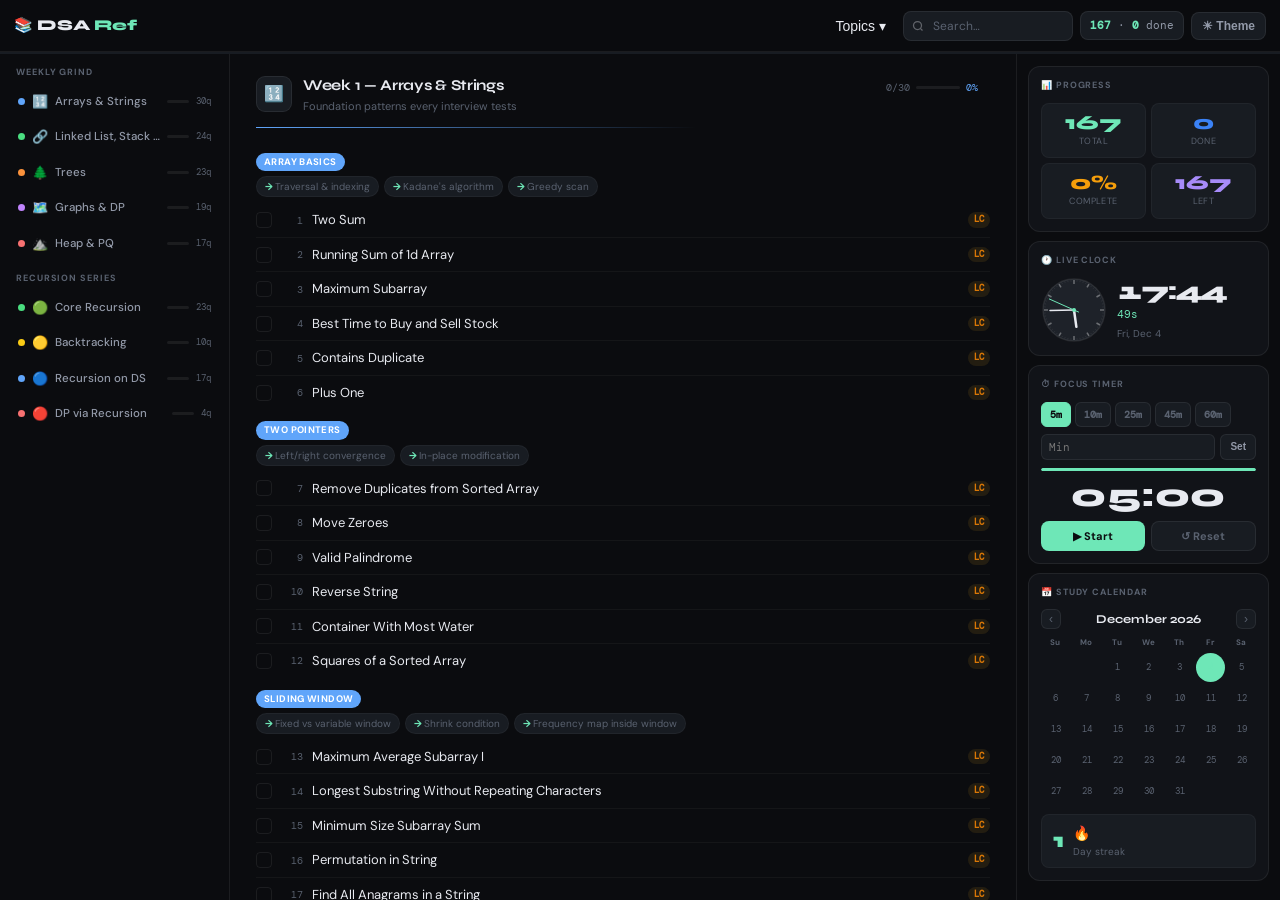
<file: index.html>
<!DOCTYPE html>
<html lang="en">
<head>
<meta charset="UTF-8"/>
<meta name="viewport" content="width=device-width, initial-scale=1.0, maximum-scale=1.0"/>
<title>DSA — Complete Problem Reference</title>
<link href="https://fonts.googleapis.com/css2?family=DM+Mono:wght@300;400;500&family=Syne:wght@400;600;700;800&family=DM+Sans:ital,wght@0,300;0,400;0,500;1,300&display=swap" rel="stylesheet"/>
<style>
:root{
  --bg:#0b0c0f;--bg2:#111318;--bg3:#181c22;--bg4:#1e2229;
  --bd:rgba(255,255,255,.07);--bd2:rgba(255,255,255,.04);
  --tx:#e8eaf0;--tx2:#9299a8;--tx3:#5a6270;
  --ac:#6ee7b7;--ac2:#3b82f6;--ac3:#f59e0b;--ac4:#a78bfa;--ac5:#f87171;
  --w1:#60a5fa;--w2:#4ade80;--w3:#fb923c;--w4:#c084fc;--w5:#f87171;
  --r1:#4ade80;--r2:#facc15;--r3:#60a5fa;--r4:#f87171;
  --hh:52px;--bnh:56px;
}
body.light{
  --bg:#f5f5f7;--bg2:#ececee;--bg3:#e4e4e8;--bg4:#dadadf;
  --bd:rgba(0,0,0,.08);--bd2:rgba(0,0,0,.04);
  --tx:#1a1a2e;--tx2:#5a5a72;--tx3:#9898a8;
  --ac:#059669;--ac2:#2563eb;--ac3:#d97706;--ac4:#7c3aed;--ac5:#dc2626;
  --w1:#2563eb;--w2:#16a34a;--w3:#ea580c;--w4:#7c3aed;--w5:#dc2626;
  --r1:#16a34a;--r2:#ca8a04;--r3:#2563eb;--r4:#dc2626;
}
*,*::before,*::after{margin:0;padding:0;box-sizing:border-box;}
html,body{height:100%;}
body{font-family:'DM Sans',system-ui,sans-serif;background:var(--bg);color:var(--tx);-webkit-font-smoothing:antialiased;line-height:1.5;overflow:hidden;}
::-webkit-scrollbar{width:3px;height:3px;}
::-webkit-scrollbar-track{background:transparent;}
::-webkit-scrollbar-thumb{background:var(--bd);border-radius:3px;}
*{scrollbar-width:thin;scrollbar-color:var(--bd) transparent;}

/* ── HEADER ── */
header{position:fixed;top:0;left:0;right:0;z-index:400;height:var(--hh);background:rgba(11,12,15,.92);backdrop-filter:blur(24px);border-bottom:1px solid var(--bd);display:flex;align-items:center;}
body.light header{background:rgba(245,245,247,.92);}
.hdr{width:100%;padding:0 14px;display:flex;align-items:center;gap:8px;}
.logo{font-family:'Syne',sans-serif;font-size:15px;font-weight:800;letter-spacing:-.02em;white-space:nowrap;}
.logo span{color:var(--ac);}
.hdr-r{display:flex;align-items:center;gap:7px;margin-left:auto;}
.sw-box{position:relative;}
.sw-box svg{position:absolute;left:9px;top:50%;transform:translateY(-50%);opacity:.35;pointer-events:none;}
#si{background:var(--bg3);border:1px solid var(--bd);border-radius:8px;padding:6px 10px 6px 29px;font-size:12px;font-family:'DM Sans',sans-serif;color:var(--tx);width:170px;outline:none;transition:border-color .2s,width .2s;}
#si:focus{border-color:var(--ac);width:210px;}
#si::placeholder{color:var(--tx3);}
.chip{background:var(--bg3);border:1px solid var(--bd);border-radius:8px;padding:5px 9px;font-size:11px;font-family:'DM Mono',monospace;color:var(--tx2);white-space:nowrap;}
.chip b{color:var(--ac);}
.ibtn{background:var(--bg3);border:1px solid var(--bd);border-radius:8px;padding:6px 10px;font-size:12px;font-weight:600;color:var(--tx2);cursor:pointer;transition:all .15s;white-space:nowrap;}
.ibtn:hover{border-color:var(--ac);color:var(--ac);}
.menu-btn{display:none;}

/* global progress */
.gbar{position:fixed;top:var(--hh);left:0;right:0;z-index:399;height:2px;background:var(--bg3);}
.gbar-fill{height:100%;background:linear-gradient(90deg,var(--ac),var(--ac2));transition:width .4s;width:0%;}

/* ── SHELL ── */
.shell{display:grid;grid-template-columns:230px 1fr 264px;height:100vh;padding-top:calc(var(--hh) + 2px);}

/* ── LEFT ── */
.lp{border-right:1px solid var(--bd);overflow-y:auto;padding:12px 10px;}
.nsec{font-size:9px;font-weight:700;letter-spacing:.1em;text-transform:uppercase;color:var(--tx3);padding:0 6px;margin-bottom:5px;margin-top:12px;}
.nsec:first-child{margin-top:0;}
.npill{display:flex;align-items:center;gap:7px;padding:7px 8px;border-radius:8px;cursor:pointer;transition:background .12s;margin-bottom:2px;}
.npill:hover{background:var(--bg3);}
.npill.active{background:var(--bg4);}
.ndot{width:7px;height:7px;border-radius:50%;flex-shrink:0;}
.nicon{font-size:13px;flex-shrink:0;}
.nlbl{font-size:11.5px;font-weight:500;color:var(--tx2);flex:1;white-space:nowrap;overflow:hidden;text-overflow:ellipsis;transition:color .12s;}
.npill:hover .nlbl,.npill.active .nlbl{color:var(--tx);}
.nprog{width:22px;height:3px;background:var(--bd);border-radius:3px;overflow:hidden;flex-shrink:0;}
.nprogb{height:100%;border-radius:3px;transition:width .3s;width:0%;}
.nct{font-size:9px;font-family:'DM Mono',monospace;color:var(--tx3);}

/* ── MAIN ── */
.mp{overflow-y:auto;padding:22px 26px 60px;}
#nores{display:none;text-align:center;padding:80px 0;font-size:14px;color:var(--tx3);}

/* topic block */
.tblock{margin-bottom:50px;}
.tbhdr{display:flex;align-items:flex-start;gap:11px;padding-bottom:14px;margin-bottom:16px;position:relative;}
.tbhdr::after{content:'';position:absolute;bottom:0;left:0;right:0;height:1px;background:linear-gradient(90deg,var(--accent-c) 0%,transparent 60%);}
.tbicon{width:36px;height:36px;border-radius:9px;flex-shrink:0;display:flex;align-items:center;justify-content:center;font-size:16px;background:var(--bg3);border:1px solid var(--bd);}
.tbmeta{flex:1;min-width:0;}
.tbtitle{font-family:'Syne',sans-serif;font-size:15px;font-weight:700;letter-spacing:-.02em;color:var(--tx);line-height:1.3;}
.tbsub{font-size:11px;color:var(--tx3);margin-top:2px;}
.tbstats{display:flex;align-items:center;gap:6px;flex-shrink:0;margin-top:4px;}
.tbtot{font-family:'DM Mono',monospace;font-size:10px;color:var(--tx3);}
.tbprog{width:44px;height:3px;background:var(--bd);border-radius:3px;overflow:hidden;}
.tbprogb{height:100%;border-radius:3px;transition:width .4s;}
.tbpct{font-family:'DM Mono',monospace;font-size:10px;min-width:24px;}

/* cat */
.catblock{margin-bottom:3px;}
.cathdr{display:flex;align-items:center;gap:7px;padding:9px 0 5px;flex-wrap:wrap;}
.catbadge{font-size:9.5px;font-weight:700;letter-spacing:.04em;text-transform:uppercase;padding:2px 8px;border-radius:20px;color:#fff;flex-shrink:0;}
.cattag{font-size:9px;font-weight:600;letter-spacing:.05em;padding:2px 7px;border-radius:20px;border:1px solid var(--bd);color:var(--tx3);}
.catlearn{display:flex;gap:5px;flex-wrap:wrap;padding:0 0 6px;}
.lpill{font-size:10px;color:var(--tx3);background:var(--bg3);border:1px solid var(--bd2);border-radius:20px;padding:2px 8px;}
.lpill::before{content:'→ ';color:var(--ac);font-weight:700;}

/* prob row */
.prow{display:flex;align-items:center;gap:9px;padding:7px 0;border-bottom:1px solid var(--bd2);transition:background .12s;}
.prow:last-child{border-bottom:none;}
.prow:hover{background:rgba(255,255,255,.016);}
body.light .prow:hover{background:rgba(0,0,0,.022);}
.prow.done .ptitle{opacity:.37;text-decoration:line-through;text-decoration-color:var(--tx3);}
.prow.done .ptitle a{color:var(--tx3);}
.prow.hidden{display:none;}
.pcheck{width:16px;height:16px;border-radius:4px;border:1.5px solid var(--bd);background:transparent;cursor:pointer;flex-shrink:0;-webkit-appearance:none;appearance:none;position:relative;transition:all .15s;}
.pcheck:hover{border-color:var(--ac);}
.pcheck:checked{background:var(--ac);border-color:var(--ac);}
.pcheck:checked::after{content:'';position:absolute;width:4px;height:7px;border-right:1.5px solid var(--bg);border-bottom:1.5px solid var(--bg);transform:rotate(45deg) translateY(-1px);left:4px;top:1px;}
.pnum{font-family:'DM Mono',monospace;font-size:10px;color:var(--tx3);min-width:22px;text-align:right;flex-shrink:0;}
.ptitle{flex:1;font-size:13px;color:var(--tx);}
.ptitle a{color:var(--tx);text-decoration:none;transition:color .12s;}
.ptitle a:hover{color:var(--ac);}
.pbadge{font-size:9px;font-weight:700;padding:1px 6px;border-radius:20px;flex-shrink:0;font-family:'DM Mono',monospace;}
.blc{background:rgba(251,191,36,.1);color:#d97706;}
.bcustom{background:rgba(96,165,250,.1);color:#60a5fa;}
.bgfg{background:rgba(74,222,128,.1);color:#22c55e;}
.noday{padding:7px 0;font-size:11px;font-style:italic;color:var(--tx3);}

/* ── RIGHT ── */
.rp{border-left:1px solid var(--bd);overflow-y:auto;padding:12px 11px;}
.sw{background:var(--bg2);border:1px solid var(--bd);border-radius:12px;padding:12px;margin-bottom:9px;}
.swt{font-size:9px;font-weight:700;letter-spacing:.1em;text-transform:uppercase;color:var(--tx3);margin-bottom:10px;}
/* stats */
.sgrid{display:grid;grid-template-columns:1fr 1fr;gap:5px;}
.scard{background:var(--bg3);border:1px solid var(--bd2);border-radius:8px;padding:9px;text-align:center;}
.snum{font-family:'Syne',sans-serif;font-size:20px;font-weight:800;line-height:1;}
.slbl{font-size:9px;color:var(--tx3);margin-top:2px;text-transform:uppercase;letter-spacing:.05em;}
/* clock */
.clklayout{display:flex;gap:10px;align-items:center;}
.clkdig{flex:1;}
.clktime{font-family:'Syne',sans-serif;font-size:25px;font-weight:800;letter-spacing:-.03em;line-height:1;color:var(--tx);font-variant-numeric:tabular-nums;}
.clksec{font-family:'DM Mono',monospace;font-size:11px;color:var(--ac);margin-top:2px;}
.clkdate{font-size:10px;color:var(--tx3);margin-top:3px;}
/* timer */
.tpre-row{display:flex;gap:4px;flex-wrap:wrap;margin-bottom:7px;}
.tpre{background:var(--bg3);border:1px solid var(--bd);border-radius:6px;padding:4px 8px;font-size:10px;font-weight:700;font-family:'DM Mono',monospace;color:var(--tx3);cursor:pointer;transition:all .15s;}
.tpre:hover{border-color:var(--ac);color:var(--ac);}
.tpre.on{background:var(--ac);border-color:var(--ac);color:var(--bg);}
.cstm{display:flex;gap:5px;margin-bottom:8px;}
.cstm input{flex:1;background:var(--bg3);border:1px solid var(--bd);border-radius:6px;padding:5px 7px;font-size:11px;font-family:'DM Mono',monospace;color:var(--tx);outline:none;min-width:0;}
.cstm input:focus{border-color:var(--ac);}
.cstm button{background:var(--bg3);border:1px solid var(--bd);border-radius:6px;padding:5px 9px;font-size:10px;font-weight:700;color:var(--tx2);cursor:pointer;transition:all .15s;}
.cstm button:hover{border-color:var(--ac);color:var(--ac);}
.tprog{height:3px;background:var(--bd);border-radius:3px;overflow:hidden;margin-bottom:8px;}
.tbar{height:100%;border-radius:3px;transition:width .9s linear,background .3s;}
.tdisp{font-family:'Syne',sans-serif;font-size:33px;font-weight:800;text-align:center;letter-spacing:.02em;font-variant-numeric:tabular-nums;margin-bottom:9px;color:var(--tx);line-height:1;transition:color .3s;}
.tdisp.run{color:var(--ac);}
.tdisp.pau{color:var(--ac3);}
.tdisp.fin{color:var(--ac5);animation:pulse .6s infinite alternate;}
@keyframes pulse{from{opacity:1}to{opacity:.3}}
.tbtns{display:flex;gap:6px;}
.tb{flex:1;padding:7px 0;border:none;border-radius:8px;font-size:11px;font-weight:700;font-family:'DM Sans',sans-serif;cursor:pointer;transition:opacity .15s;}
.tb:hover{opacity:.85;}
.tb.go{background:var(--ac);color:var(--bg);}
.tb.pau{background:var(--ac3);color:var(--bg);}
.tb.rst{background:var(--bg3);color:var(--tx3);border:1px solid var(--bd);}
/* calendar */
.calnav{display:flex;align-items:center;justify-content:space-between;margin-bottom:7px;}
.calnlbl{font-family:'Syne',sans-serif;font-size:12px;font-weight:700;}
.calnbtn{background:var(--bg3);border:1px solid var(--bd);border-radius:6px;padding:2px 7px;color:var(--tx3);cursor:pointer;font-size:12px;transition:all .15s;}
.calnbtn:hover{border-color:var(--ac);color:var(--ac);}
.calgrid{display:grid;grid-template-columns:repeat(7,1fr);gap:2px;}
.calwd{font-size:8px;font-weight:700;color:var(--tx3);text-align:center;padding-bottom:3px;letter-spacing:.04em;}
.calday{aspect-ratio:1;display:flex;align-items:center;justify-content:center;border-radius:6px;font-size:9px;font-family:'DM Mono',monospace;color:var(--tx3);cursor:pointer;transition:all .12s;}
.calday:hover{background:var(--bg3);color:var(--tx);}
.calday.today{background:var(--ac);color:var(--bg);font-weight:700;border-radius:50%;}
.calday.done{color:var(--ac);border:1px solid rgba(110,231,183,.3);border-radius:50%;}
.calday.done.today{border:none;}
.strk{display:flex;align-items:center;gap:9px;background:var(--bg3);border-radius:8px;padding:8px 11px;margin-top:8px;border:1px solid var(--bd2);}
.strkn{font-family:'Syne',sans-serif;font-size:21px;font-weight:800;color:var(--ac);}
.strklbl{font-size:10px;color:var(--tx3);}

/* ── MOBILE DRAWER OVERLAY ── */
.overlay{display:none;position:fixed;inset:0;z-index:500;background:rgba(0,0,0,.55);backdrop-filter:blur(4px);opacity:0;transition:opacity .25s;}
.overlay.open{opacity:1;}
.drawer{position:fixed;top:0;bottom:0;z-index:501;width:min(290px,88vw);overflow-y:auto;background:var(--bg2);border-right:1px solid var(--bd);padding:var(--hh) 0 calc(var(--bnh)+8px);transform:translateX(-100%);transition:transform .28s cubic-bezier(.4,0,.2,1);}
.drawer.right{left:auto;right:0;border-right:none;border-left:1px solid var(--bd);transform:translateX(100%);}
.drawer.open{transform:translateX(0);}
.drawer-in{padding:13px 11px;}

/* ── BOTTOM NAV ── */
.bnav{display:none;position:fixed;bottom:0;left:0;right:0;z-index:450;height:var(--bnh);background:rgba(11,12,15,.96);backdrop-filter:blur(20px);border-top:1px solid var(--bd);align-items:center;}
body.light .bnav{background:rgba(245,245,247,.96);}
.bni{flex:1;display:flex;flex-direction:column;align-items:center;justify-content:center;gap:3px;padding:5px 4px;cursor:pointer;color:var(--tx3);border:none;background:none;transition:color .15s;}
.bni.active{color:var(--ac);}
.bni-ico{font-size:19px;line-height:1;}
.bni-lbl{font-size:9px;font-weight:600;letter-spacing:.04em;}

/* ── RESPONSIVE ── */
@media(max-width:1100px){.shell{grid-template-columns:200px 1fr 240px;}}
@media(max-width:860px){
  body{overflow:hidden;}
  .shell{grid-template-columns:1fr;padding-bottom:var(--bnh);}
  .lp,.rp{display:none;}
  .mp{padding:14px 14px 20px;}
  .bnav{display:flex;}
  .menu-btn{display:flex;}
  #si{width:130px;}
  #si:focus{width:165px;}
  .chip{display:none;}
}
@media(max-width:480px){
  .logo{font-size:13px;}
  #si{width:100px;}
  #si:focus{width:140px;}
  .mp{padding:12px 11px 16px;}
  .tbtitle{font-size:14px;}
  .ptitle{font-size:12px;}
  .tbicon{width:32px;height:32px;font-size:15px;}
  .tbstats{flex-direction:column;align-items:flex-end;gap:2px;}
}

.nav-dropdown{
position:relative;
}

.nav-btn{
background:none;
border:none;
color:inherit;
font-size:14px;
cursor:pointer;
padding:6px 10px;
}

.dropdown-menu{

position:absolute;
top:40px;
left:0;

background:white;
color:black;

min-width:220px;

display:none;
flex-direction:column;

box-shadow:0 10px 30px rgba(0,0,0,0.15);

border:1px solid #ddd;

z-index:999;

}

.dropdown-menu a{

padding:12px 16px;
text-decoration:none;
color:black;
font-size:14px;
display:block;

}

.dropdown-menu a:hover{

background:#f5f5f5;

}

</style>
</head>
<body>
<header>
  <div class="hdr">
    <div class="logo">📚 DSA <span>Ref</span></div>
    <div class="hdr-r">
      <!-- <a href="tcs_nqt.html">TCS NQT</a> -->
      <div class="nav-dropdown">

        <button class="nav-btn" onclick="toggleDropdown()">
          Topics ▾
        </button>

        <div id="topicMenu" class="dropdown-menu">

          <a href="tcs_nqt.html">TCS NQT</a>
          <a href="BinarySearch/index.html">Binary Search</a>
          <a href="dp/index.html">Dynamic Programming</a>
          <a href="pattern/index.html">Pattern Problems</a>
          <!-- <a href="stack.html">Stack</a>
          <a href="queue.html">Queue</a>
          <a href="tree.html">Tree</a>
          <a href="graph.html">Graph</a>
          <a href="dp.html">Dynamic Programming</a> --> 

        </div>

      </div>
      <div class="sw-box">
        <svg width="12" height="12" viewBox="0 0 24 24" fill="none" stroke="currentColor" stroke-width="2.5"><circle cx="11" cy="11" r="8"/><path d="M21 21l-4.35-4.35"/></svg>
        <input type="search" id="si" placeholder="Search…" oninput="doFilter(this.value)" autocomplete="off"/>
      </div>
      <div class="chip"><b id="vc">0</b> · <b id="dc">0</b> done</div>
      <button class="ibtn" onclick="toggleTheme()">☀ Theme</button>
      <button class="ibtn menu-btn" onclick="openDrawer('right')">⚙</button>
    </div>
  </div>
</header>
<div class="gbar"><div class="gbar-fill" id="gpb"></div></div>

<div class="shell">
  <aside class="lp" id="LP"></aside>
  <main class="mp" id="MP">
    <div id="nores">No problems match your search.</div>
    <div id="content"></div>
  </main>
  <aside class="rp" id="RP"></aside>
</div>

<div class="overlay" id="OV" onclick="closeDrawers()"></div>
<div class="drawer" id="DL"><div class="drawer-in" id="DLI"></div></div>
<div class="drawer right" id="DR"><div class="drawer-in" id="DRI"></div></div>

<nav class="bnav" id="BN">
  <button class="bni active" id="bn-t" onclick="openDrawer('left')"><span class="bni-ico">🗂️</span><span class="bni-lbl">Topics</span></button>
  <button class="bni" id="bn-p" onclick="closeDrawers()"><span class="bni-ico">📋</span><span class="bni-lbl">Problems</span></button>
  <button class="bni" id="bn-w" onclick="openDrawer('right')"><span class="bni-ico">⏱</span><span class="bni-lbl">Tools</span></button>
</nav>

<script>
/* ═══ DATA ═══ */
const T=[
  {id:"w1",ico:"🔢",col:"var(--w1)",title:"Arrays & Strings",full:"Week 1 — Arrays & Strings",sub:"Foundation patterns every interview tests",cats:[
    {n:"Array Basics",tag:null,learn:["Traversal & indexing","Kadane's algorithm","Greedy scan"],probs:[
      {t:"Two Sum",u:"https://leetcode.com/problems/two-sum/",s:"lc"},
      {t:"Running Sum of 1d Array",u:"https://leetcode.com/problems/running-sum-of-1d-array/",s:"lc"},
      {t:"Maximum Subarray",u:"https://leetcode.com/problems/maximum-subarray/",s:"lc"},
      {t:"Best Time to Buy and Sell Stock",u:"https://leetcode.com/problems/best-time-to-buy-and-sell-stock/",s:"lc"},
      {t:"Contains Duplicate",u:"https://leetcode.com/problems/contains-duplicate/",s:"lc"},
      {t:"Plus One",u:"https://leetcode.com/problems/plus-one/",s:"lc"}]},
    {n:"Two Pointers",tag:null,learn:["Left/right convergence","In-place modification"],probs:[
      {t:"Remove Duplicates from Sorted Array",u:"https://leetcode.com/problems/remove-duplicates-from-sorted-array/",s:"lc"},
      {t:"Move Zeroes",u:"https://leetcode.com/problems/move-zeroes/",s:"lc"},
      {t:"Valid Palindrome",u:"https://leetcode.com/problems/valid-palindrome/",s:"lc"},
      {t:"Reverse String",u:"https://leetcode.com/problems/reverse-string/",s:"lc"},
      {t:"Container With Most Water",u:"https://leetcode.com/problems/container-with-most-water/",s:"lc"},
      {t:"Squares of a Sorted Array",u:"https://leetcode.com/problems/squares-of-a-sorted-array/",s:"lc"}]},
    {n:"Sliding Window",tag:null,learn:["Fixed vs variable window","Shrink condition","Frequency map inside window"],probs:[
      {t:"Maximum Average Subarray I",u:"https://leetcode.com/problems/maximum-average-subarray-i/",s:"lc"},
      {t:"Longest Substring Without Repeating Characters",u:"https://leetcode.com/problems/longest-substring-without-repeating-characters/",s:"lc"},
      {t:"Minimum Size Subarray Sum",u:"https://leetcode.com/problems/minimum-size-subarray-sum/",s:"lc"},
      {t:"Permutation in String",u:"https://leetcode.com/problems/permutation-in-string/",s:"lc"},
      {t:"Find All Anagrams in a String",u:"https://leetcode.com/problems/find-all-anagrams-in-a-string/",s:"lc"},
      {t:"Subarray Product Less Than K",u:"https://leetcode.com/problems/subarray-product-less-than-k/",s:"lc"}]},
    {n:"String + Hashing",tag:null,learn:["Character frequency maps","Sorting as canonical form"],probs:[
      {t:"Valid Anagram",u:"https://leetcode.com/problems/valid-anagram/",s:"lc"},
      {t:"First Unique Character in a String",u:"https://leetcode.com/problems/first-unique-character-in-a-string/",s:"lc"},
      {t:"Group Anagrams",u:"https://leetcode.com/problems/group-anagrams/",s:"lc"},
      {t:"Ransom Note",u:"https://leetcode.com/problems/ransom-note/",s:"lc"},
      {t:"Isomorphic Strings",u:"https://leetcode.com/problems/isomorphic-strings/",s:"lc"},
      {t:"Longest Palindrome",u:"https://leetcode.com/problems/longest-palindrome/",s:"lc"}]},
    {n:"Prefix Sum / Misc",tag:null,learn:["Prefix array build","Pivot index","Boyer-Moore voting"],probs:[
      {t:"Range Sum Query Immutable",u:"https://leetcode.com/problems/range-sum-query-immutable/",s:"lc"},
      {t:"Product of Array Except Self",u:"https://leetcode.com/problems/product-of-array-except-self/",s:"lc"},
      {t:"Find Pivot Index",u:"https://leetcode.com/problems/find-pivot-index/",s:"lc"},
      {t:"Majority Element",u:"https://leetcode.com/problems/majority-element/",s:"lc"},
      {t:"Rotate Array",u:"https://leetcode.com/problems/rotate-array/",s:"lc"},
      {t:"Intersection of Two Arrays",u:"https://leetcode.com/problems/intersection-of-two-arrays/",s:"lc"}]}]},
  {id:"w2",ico:"🔗",col:"var(--w2)",title:"Linked List, Stack & Hash",full:"Week 2 — Linked List, Stack & Hashing",sub:"Pointer manipulation and monotonic structures",cats:[
    {n:"Linked List Basics",tag:null,learn:["Dummy head trick","Runner technique"],probs:[
      {t:"Reverse Linked List",u:"https://leetcode.com/problems/reverse-linked-list/",s:"lc"},
      {t:"Middle of the Linked List",u:"https://leetcode.com/problems/middle-of-the-linked-list/",s:"lc"},
      {t:"Linked List Cycle",u:"https://leetcode.com/problems/linked-list-cycle/",s:"lc"},
      {t:"Remove Linked List Elements",u:"https://leetcode.com/problems/remove-linked-list-elements/",s:"lc"},
      {t:"Palindrome Linked List",u:"https://leetcode.com/problems/palindrome-linked-list/",s:"lc"},
      {t:"Intersection of Two Linked Lists",u:"https://leetcode.com/problems/intersection-of-two-linked-lists/",s:"lc"}]},
    {n:"Fast & Slow Pointer",tag:null,learn:["Floyd's cycle detection","Kth from end"],probs:[
      {t:"Remove Nth Node From End",u:"https://leetcode.com/problems/remove-nth-node-from-end-of-list/",s:"lc"},
      {t:"Linked List Cycle II",u:"https://leetcode.com/problems/linked-list-cycle-ii/",s:"lc"},
      {t:"Happy Number",u:"https://leetcode.com/problems/happy-number/",s:"lc"},
      {t:"Find the Duplicate Number",u:"https://leetcode.com/problems/find-the-duplicate-number/",s:"lc"},
      {t:"Reorder List",u:"https://leetcode.com/problems/reorder-list/",s:"lc"},
      {t:"Odd Even Linked List",u:"https://leetcode.com/problems/odd-even-linked-list/",s:"lc"}]},
    {n:"Stack",tag:null,learn:["Monotonic stack","LIFO for matching and tracking"],probs:[
      {t:"Valid Parentheses",u:"https://leetcode.com/problems/valid-parentheses/",s:"lc"},
      {t:"Min Stack",u:"https://leetcode.com/problems/min-stack/",s:"lc"},
      {t:"Next Greater Element I",u:"https://leetcode.com/problems/next-greater-element-i/",s:"lc"},
      {t:"Daily Temperatures",u:"https://leetcode.com/problems/daily-temperatures/",s:"lc"},
      {t:"Evaluate Reverse Polish Notation",u:"https://leetcode.com/problems/evaluate-reverse-polish-notation/",s:"lc"},
      {t:"Backspace String Compare",u:"https://leetcode.com/problems/backspace-string-compare/",s:"lc"}]},
    {n:"Hashing Patterns",tag:null,learn:["HashMap for O(1) lookup","Prefix sum + hash"],probs:[
      {t:"Top K Frequent Elements",u:"https://leetcode.com/problems/top-k-frequent-elements/",s:"lc"},
      {t:"Two Sum II",u:"https://leetcode.com/problems/two-sum-ii-input-array-is-sorted/",s:"lc"},
      {t:"Subarray Sum Equals K",u:"https://leetcode.com/problems/subarray-sum-equals-k/",s:"lc"},
      {t:"Longest Consecutive Sequence",u:"https://leetcode.com/problems/longest-consecutive-sequence/",s:"lc"},
      {t:"Contains Duplicate II",u:"https://leetcode.com/problems/contains-duplicate-ii/",s:"lc"},
      {t:"Word Pattern",u:"https://leetcode.com/problems/word-pattern/",s:"lc"}]}]},
  {id:"w3",ico:"🌲",col:"var(--w3)",title:"Trees",full:"Week 3 — Trees",sub:"DFS, BFS and recursive tree thinking",cats:[
    {n:"DFS Traversals",tag:null,learn:["Pre In Post order","Recursive vs iterative"],probs:[
      {t:"Binary Tree Inorder Traversal",u:"https://leetcode.com/problems/binary-tree-inorder-traversal/",s:"lc"},
      {t:"Binary Tree Preorder Traversal",u:"https://leetcode.com/problems/binary-tree-preorder-traversal/",s:"lc"},
      {t:"Binary Tree Postorder Traversal",u:"https://leetcode.com/problems/binary-tree-postorder-traversal/",s:"lc"},
      {t:"Binary Tree Paths",u:"https://leetcode.com/problems/binary-tree-paths/",s:"lc"},
      {t:"Same Tree",u:"https://leetcode.com/problems/same-tree/",s:"lc"},
      {t:"Symmetric Tree",u:"https://leetcode.com/problems/symmetric-tree/",s:"lc"}]},
    {n:"Height and Depth",tag:null,learn:["Post-order height","Balanced check via height"],probs:[
      {t:"Maximum Depth of Binary Tree",u:"https://leetcode.com/problems/maximum-depth-of-binary-tree/",s:"lc"},
      {t:"Minimum Depth of Binary Tree",u:"https://leetcode.com/problems/minimum-depth-of-binary-tree/",s:"lc"},
      {t:"Balanced Binary Tree",u:"https://leetcode.com/problems/balanced-binary-tree/",s:"lc"},
      {t:"Diameter of Binary Tree",u:"https://leetcode.com/problems/diameter-of-binary-tree/",s:"lc"},
      {t:"Count Complete Tree Nodes",u:"https://leetcode.com/problems/count-complete-tree-nodes/",s:"lc"},
      {t:"Invert Binary Tree",u:"https://leetcode.com/problems/invert-binary-tree/",s:"lc"}]},
    {n:"Path Based",tag:null,learn:["Root-to-leaf path accumulation","LCA patterns"],probs:[
      {t:"Path Sum",u:"https://leetcode.com/problems/path-sum/",s:"lc"},
      {t:"Path Sum II",u:"https://leetcode.com/problems/path-sum-ii/",s:"lc"},
      {t:"Sum Root to Leaf Numbers",u:"https://leetcode.com/problems/sum-root-to-leaf-numbers/",s:"lc"},
      {t:"Binary Tree Tilt",u:"https://leetcode.com/problems/binary-tree-tilt/",s:"lc"},
      {t:"LCA of BST",u:"https://leetcode.com/problems/lowest-common-ancestor-of-a-binary-search-tree/",s:"lc"},
      {t:"LCA of Binary Tree",u:"https://leetcode.com/problems/lowest-common-ancestor-of-a-binary-tree/",s:"lc"}]},
    {n:"BFS Level Order",tag:null,learn:["Queue-based level traversal","Level-by-level aggregation"],probs:[
      {t:"Binary Tree Level Order Traversal",u:"https://leetcode.com/problems/binary-tree-level-order-traversal/",s:"lc"},
      {t:"Average of Levels in Binary Tree",u:"https://leetcode.com/problems/average-of-levels-in-binary-tree/",s:"lc"},
      {t:"Binary Tree Right Side View",u:"https://leetcode.com/problems/binary-tree-right-side-view/",s:"lc"},
      {t:"Minimum Depth BFS",u:"https://leetcode.com/problems/minimum-depth-of-binary-tree/",s:"lc"},
      {t:"Zigzag Level Order Traversal",u:"https://leetcode.com/problems/binary-tree-zigzag-level-order-traversal/",s:"lc"}]}]},
  {id:"w4",ico:"🗺️",col:"var(--w4)",title:"Graphs & DP",full:"Week 4 — Graphs and DP",sub:"Graph traversal and dynamic programming foundations",cats:[
    {n:"Graph BFS / DFS",tag:null,learn:["Visited set","Adjacency list vs matrix","Multi-source BFS"],probs:[
      {t:"Number of Islands",u:"https://leetcode.com/problems/number-of-islands/",s:"lc"},
      {t:"Flood Fill",u:"https://leetcode.com/problems/flood-fill/",s:"lc"},
      {t:"Max Area of Island",u:"https://leetcode.com/problems/max-area-of-island/",s:"lc"},
      {t:"Clone Graph",u:"https://leetcode.com/problems/clone-graph/",s:"lc"},
      {t:"Surrounded Regions",u:"https://leetcode.com/problems/surrounded-regions/",s:"lc"}]},
    {n:"Graph Advanced",tag:null,learn:["Topological sort Kahn's","Cycle detection"],probs:[
      {t:"Course Schedule",u:"https://leetcode.com/problems/course-schedule/",s:"lc"},
      {t:"Course Schedule II",u:"https://leetcode.com/problems/course-schedule-ii/",s:"lc"},
      {t:"Find if Path Exists in Graph",u:"https://leetcode.com/problems/find-if-path-exists-in-graph/",s:"lc"},
      {t:"Number of Provinces",u:"https://leetcode.com/problems/number-of-provinces/",s:"lc"}]},
    {n:"DP 1D",tag:null,learn:["Bottom-up tabulation","State = current index","Recurrence relation"],probs:[
      {t:"Climbing Stairs",u:"https://leetcode.com/problems/climbing-stairs/",s:"lc"},
      {t:"House Robber",u:"https://leetcode.com/problems/house-robber/",s:"lc"},
      {t:"House Robber II",u:"https://leetcode.com/problems/house-robber-ii/",s:"lc"},
      {t:"Fibonacci Number",u:"https://leetcode.com/problems/fibonacci-number/",s:"lc"},
      {t:"Min Cost Climbing Stairs",u:"https://leetcode.com/problems/min-cost-climbing-stairs/",s:"lc"}]},
    {n:"DP 2D",tag:null,learn:["Grid DP","Subset sum as DP","LIS pattern"],probs:[
      {t:"Coin Change",u:"https://leetcode.com/problems/coin-change/",s:"lc"},
      {t:"Unique Paths",u:"https://leetcode.com/problems/unique-paths/",s:"lc"},
      {t:"Unique Paths II",u:"https://leetcode.com/problems/unique-paths-ii/",s:"lc"},
      {t:"Longest Increasing Subsequence",u:"https://leetcode.com/problems/longest-increasing-subsequence/",s:"lc"},
      {t:"Partition Equal Subset Sum",u:"https://leetcode.com/problems/partition-equal-subset-sum/",s:"lc"}]}]},
  {id:"w5",ico:"⛰️",col:"var(--w5)",title:"Heap & PQ",full:"Week 5 — Heap and Priority Queue",sub:"Top-K, median, scheduling and shortest path",cats:[
    {n:"Heap Basics",tag:null,learn:["Min-heap vs max-heap","heapq / PriorityQueue usage"],probs:[
      {t:"Kth Largest Element in an Array",u:"https://leetcode.com/problems/kth-largest-element-in-an-array/",s:"lc"},
      {t:"Find Median from Data Stream",u:"https://leetcode.com/problems/find-median-from-data-stream/",s:"lc"},
      {t:"Last Stone Weight",u:"https://leetcode.com/problems/last-stone-weight/",s:"lc"}]},
    {n:"Top K Pattern",tag:null,learn:["Maintain heap of size K","Bucket sort alternative"],probs:[
      {t:"Top K Frequent Elements",u:"https://leetcode.com/problems/top-k-frequent-elements/",s:"lc"},
      {t:"K Closest Points to Origin",u:"https://leetcode.com/problems/k-closest-points-to-origin/",s:"lc"},
      {t:"Top K Frequent Words",u:"https://leetcode.com/problems/top-k-frequent-words/",s:"lc"},
      {t:"Find K Pairs with Smallest Sums",u:"https://leetcode.com/problems/find-k-pairs-with-smallest-sums/",s:"lc"}]},
    {n:"Two Heaps / Median",tag:null,learn:["Balance max-heap lower half and min-heap upper half"],probs:[
      {t:"Find Median from Data Stream",u:"https://leetcode.com/problems/find-median-from-data-stream/",s:"lc"},
      {t:"Sliding Window Median",u:"https://leetcode.com/problems/sliding-window-median/",s:"lc"}]},
    {n:"Merge K Sorted",tag:null,learn:["Push first element of each list into min-heap"],probs:[
      {t:"Merge K Sorted Lists",u:"https://leetcode.com/problems/merge-k-sorted-lists/",s:"lc"},
      {t:"Smallest Range Covering K Lists",u:"https://leetcode.com/problems/smallest-range-covering-elements-from-k-lists/",s:"lc"}]},
    {n:"Scheduling Intervals",tag:null,learn:["Sort by start time","Heap tracks end times"],probs:[
      {t:"Meeting Rooms II",u:"https://leetcode.com/problems/meeting-rooms-ii/",s:"lc"},
      {t:"Task Scheduler",u:"https://leetcode.com/problems/task-scheduler/",s:"lc"},
      {t:"Single-Threaded CPU",u:"https://leetcode.com/problems/single-threaded-cpu/",s:"lc"},
      {t:"Minimum Number of Platforms",u:"https://www.geeksforgeeks.org/minimum-number-platforms-required-railwaybus-station/",s:"gfg"}]},
    {n:"Dijkstra / Shortest Path",tag:null,learn:["Dijkstra algorithm","Relaxation via min-heap"],probs:[
      {t:"Network Delay Time",u:"https://leetcode.com/problems/network-delay-time/",s:"lc"},
      {t:"Path With Minimum Effort",u:"https://leetcode.com/problems/path-with-minimum-effort/",s:"lc"}]}]},
  {id:"r1",ico:"🟢",col:"var(--r1)",title:"Core Recursion",full:"Recursion Phase 1 — Core Recursion",sub:"Days 1–7: Stop fearing recursion. Understand stack and flow.",cats:[
    {n:"Day 1 — What is Recursion?",tag:"Learn",learn:["Function calling itself","Base case vs recursive case","Stack frames"],probs:[
      {t:"Print numbers 1 to N",u:null,s:null},{t:"Print numbers N to 1",u:null,s:null},
      {t:"Print Hello N times",u:null,s:null},{t:"Find sum of first N numbers",u:null,s:null}]},
    {n:"Day 2 — Linear Recursion",tag:"Learn",learn:["Tail vs non-tail recursion"],probs:[
      {t:"Factorial of N",u:null,s:null},{t:"Power of a number (xⁿ)",u:null,s:null},
      {t:"Count digits in a number",u:null,s:null},{t:"Reverse a number",u:null,s:null}]},
    {n:"Day 3 — Recursion on Arrays",tag:"Learn",learn:["Index-based recursion"],probs:[
      {t:"Check if array is sorted",u:"https://leetcode.com/problems/check-if-array-is-sorted-and-rotated/",s:"lc"},
      {t:"Find max element",u:null,s:null},{t:"Sum of array",u:null,s:null},
      {t:"First occurrence of element",u:null,s:null},{t:"Last occurrence of element",u:null,s:null}]},
    {n:"Day 4 — Recursion with Strings",tag:"Learn",learn:["Shrinking input"],probs:[
      {t:"Reverse a string",u:"https://leetcode.com/problems/reverse-string/",s:"lc"},
      {t:"Remove a character",u:null,s:null},{t:"Replace pi with 3.14",u:null,s:null},
      {t:"Check palindrome",u:"https://leetcode.com/problems/valid-palindrome/",s:"lc"}]},
    {n:"Day 5 — Binary Recursion",tag:"Learn",learn:["Two recursive calls","Recursion tree","Time complexity"],probs:[
      {t:"Fibonacci",u:"https://leetcode.com/problems/fibonacci-number/",s:"lc"},
      {t:"Count ways to climb stairs",u:"https://leetcode.com/problems/climbing-stairs/",s:"lc"},
      {t:"Tiling problem",u:null,s:null}]},
    {n:"Day 6 — Multiple Recursion Calls",tag:"Learn",learn:["Decision tree"],probs:[
      {t:"Generate all subsets",u:"https://leetcode.com/problems/subsets/",s:"lc"},
      {t:"Generate all subsequences",u:"https://leetcode.com/problems/subsets/",s:"lc"},
      {t:"Count subsets",u:null,s:null}]},
    {n:"Day 7 — Recursion Revision",tag:"Do",learn:["Dry-run all above problems","Draw recursion trees","Convert 2 problems to iterative"],probs:[]}]},
  {id:"r2",ico:"🟡",col:"var(--r2)",title:"Backtracking",full:"Recursion Phase 2 — Backtracking",sub:"Days 8–12: Choose · Explore · Un-choose",cats:[
    {n:"Day 8 — Intro to Backtracking",tag:"Learn",learn:["Undo step","Path building"],probs:[
      {t:"Print all permutations of a string",u:"https://leetcode.com/problems/permutations/",s:"lc"},
      {t:"Permutations of array",u:"https://leetcode.com/problems/permutations/",s:"lc"}]},
    {n:"Day 9 — Combination Problems",tag:null,learn:null,probs:[
      {t:"Combination Sum",u:"https://leetcode.com/problems/combination-sum/",s:"lc"},
      {t:"Subsets with duplicates",u:"https://leetcode.com/problems/subsets-ii/",s:"lc"},
      {t:"Letter combinations of phone number",u:"https://leetcode.com/problems/letter-combinations-of-a-phone-number/",s:"lc"}]},
    {n:"Day 10 — Grid Based Backtracking",tag:null,learn:null,probs:[
      {t:"Rat in a maze",u:null,s:null},
      {t:"Count paths in grid",u:"https://leetcode.com/problems/unique-paths-iii/",s:"lc"},
      {t:"Print all paths",u:null,s:null}]},
    {n:"Day 11 — Classic Problems",tag:null,learn:null,probs:[
      {t:"N-Queens",u:"https://leetcode.com/problems/n-queens/",s:"lc"},
      {t:"Sudoku Solver",u:"https://leetcode.com/problems/sudoku-solver/",s:"lc"}]},
    {n:"Day 12 — Backtracking Optimization",tag:"Learn",learn:["Pruning","Constraints"],probs:[]}]},
  {id:"r3",ico:"🔵",col:"var(--r3)",title:"Recursion on DS",full:"Recursion Phase 3 — Recursion on Data Structures",sub:"Days 13–18: Apply recursion naturally",cats:[
    {n:"Day 13 — Linked List",tag:null,learn:null,probs:[
      {t:"Reverse linked list",u:"https://leetcode.com/problems/reverse-linked-list/",s:"lc"},
      {t:"Print linked list",u:null,s:null},
      {t:"Check palindrome list",u:"https://leetcode.com/problems/palindrome-linked-list/",s:"lc"}]},
    {n:"Day 14 — Binary Trees",tag:null,learn:null,probs:[
      {t:"Preorder traversal",u:"https://leetcode.com/problems/binary-tree-preorder-traversal/",s:"lc"},
      {t:"Inorder traversal",u:"https://leetcode.com/problems/binary-tree-inorder-traversal/",s:"lc"},
      {t:"Postorder traversal",u:"https://leetcode.com/problems/binary-tree-postorder-traversal/",s:"lc"},
      {t:"Height of tree",u:"https://leetcode.com/problems/maximum-depth-of-binary-tree/",s:"lc"}]},
    {n:"Day 15 — Binary Tree Problems",tag:null,learn:null,probs:[
      {t:"Count nodes",u:"https://leetcode.com/problems/count-complete-tree-nodes/",s:"lc"},
      {t:"Sum of nodes",u:null,s:null},
      {t:"Diameter of tree",u:"https://leetcode.com/problems/diameter-of-binary-tree/",s:"lc"}]},
    {n:"Day 16 — Binary Search & Divide and Conquer",tag:null,learn:null,probs:[
      {t:"Binary search",u:"https://leetcode.com/problems/binary-search/",s:"lc"},
      {t:"Merge sort",u:"https://leetcode.com/problems/sort-an-array/",s:"lc"},
      {t:"Quick sort",u:"https://leetcode.com/problems/sort-an-array/",s:"lc"}]},
    {n:"Day 17 — Graph DFS Intro",tag:"Learn",learn:["Visited array"],probs:[
      {t:"DFS traversal",u:null,s:null},
      {t:"Count connected components",u:"https://leetcode.com/problems/number-of-provinces/",s:"lc"}]},
    {n:"Day 18 — Graph Problems",tag:null,learn:null,probs:[
      {t:"Detect cycle DFS",u:null,s:null},
      {t:"Number of islands",u:"https://leetcode.com/problems/number-of-islands/",s:"lc"}]}]},
  {id:"r4",ico:"🔴",col:"var(--r4)",title:"DP via Recursion",full:"Recursion Phase 4 — DP Using Recursion",sub:"Days 19–21: Optimize recursion with memoization",cats:[
    {n:"Day 19 — Memoization",tag:"Learn",learn:["Top-down DP","Cache overlapping subproblems"],probs:[
      {t:"Fibonacci DP",u:"https://leetcode.com/problems/fibonacci-number/",s:"lc"},
      {t:"Climbing stairs",u:"https://leetcode.com/problems/climbing-stairs/",s:"lc"}]},
    {n:"Day 20 — 2D DP Recursion",tag:"Learn",learn:["2D memo table","Choice at each step"],probs:[
      {t:"0/1 Knapsack",u:null,s:null},
      {t:"LCS — Longest Common Subsequence",u:"https://leetcode.com/problems/longest-common-subsequence/",s:"lc"}]},
    {n:"Day 21 — Final Mastery",tag:"Do",learn:["Solve 5 mixed problems","Explain recursion verbally","Practice interview explanation"],probs:[]}]}
];

/* ═══ STATE ═══ */
const SK='dsa-done-v5',DK='dsa-dates-v5';
let done=JSON.parse(localStorage.getItem(SK)||'{}');
let gn=0,totalProbs=0;
const pk=(tid,cn,pt)=>`${tid}||${cn}||${pt}`;
const dc=()=>Object.values(done).filter(Boolean).length;
const save=()=>localStorage.setItem(SK,JSON.stringify(done));

/* ═══ WIDGETS HTML ═══ */
function wHTML(){return `
<div class="sw"><div class="swt">📊 Progress</div><div class="sgrid">
  <div class="scard"><div class="snum" id="s-total" style="color:var(--ac)">0</div><div class="slbl">Total</div></div>
  <div class="scard"><div class="snum" id="s-done" style="color:var(--ac2)">0</div><div class="slbl">Done</div></div>
  <div class="scard"><div class="snum" id="s-pct" style="color:var(--ac3)">0%</div><div class="slbl">Complete</div></div>
  <div class="scard"><div class="snum" id="s-rem" style="color:var(--ac4)">0</div><div class="slbl">Left</div></div>
</div></div>
<div class="sw"><div class="swt">🕐 Live Clock</div>
<div class="clklayout">
  <canvas id="AC" width="66" height="66" style="border-radius:50%;flex-shrink:0;"></canvas>
  <div class="clkdig"><div class="clktime" id="CT">00:00</div><div class="clksec" id="CS">00s</div><div class="clkdate" id="CD">—</div></div>
</div></div>
<div class="sw"><div class="swt">⏱ Focus Timer</div>
<div class="tpre-row">
  <span class="tpre on" onclick="setPre(this,300)">5m</span>
  <span class="tpre" onclick="setPre(this,600)">10m</span>
  <span class="tpre" onclick="setPre(this,1500)">25m</span>
  <span class="tpre" onclick="setPre(this,2700)">45m</span>
  <span class="tpre" onclick="setPre(this,3600)">60m</span>
</div>
<div class="cstm"><input type="number" id="CM" placeholder="Min" min="1" max="999"/><button onclick="setCustom()">Set</button></div>
<div class="tprog"><div class="tbar" id="TB"></div></div>
<div class="tdisp" id="TD">05:00</div>
<div class="tbtns"><button class="tb go" id="TG" onclick="tSP()">▶ Start</button><button class="tb rst" onclick="tRst()">↺ Reset</button></div>
</div>
<div class="sw"><div class="swt">📅 Study Calendar</div>
<div class="calnav"><button class="calnbtn" onclick="calN(-1)">‹</button><div class="calnlbl" id="CL">—</div><button class="calnbtn" onclick="calN(1)">›</button></div>
<div class="calgrid"><div class="calwd">Su</div><div class="calwd">Mo</div><div class="calwd">Tu</div><div class="calwd">We</div><div class="calwd">Th</div><div class="calwd">Fr</div><div class="calwd">Sa</div></div>
<div class="calgrid" id="CD2" style="margin-top:2px;"></div>
<div class="strk"><div class="strkn" id="SN">0</div><div><div style="font-size:14px">🔥</div><div class="strklbl">Day streak</div></div></div>
</div>`;}

/* ═══ NAV HTML ═══ */
function nHTML(){
  const grps=[{lbl:'Weekly Grind',ids:['w1','w2','w3','w4','w5']},{lbl:'Recursion Series',ids:['r1','r2','r3','r4']}];
  return grps.map(g=>`<div class="nsec">${g.lbl}</div>`+g.ids.map(id=>{
    const tp=T.find(t=>t.id===id);if(!tp)return'';
    const tot=tp.cats.reduce((s,c)=>s+(c.probs||[]).length,0);
    return `<div class="npill" id="np-${id}" onclick="goTo('${id}')">
      <span class="ndot" style="background:${tp.col}"></span>
      <span class="nicon">${tp.ico}</span>
      <span class="nlbl">${tp.title}</span>
      <div class="nprog"><div class="nprogb" id="nb-${id}" style="background:${tp.col};width:0%"></div></div>
      <span class="nct">${tot}q</span></div>`;
  }).join('')).join('');
}

/* ═══ RENDER ═══ */
function render(){
  gn=0;totalProbs=0;let h='';
  T.forEach(tp=>{
    const tot=tp.cats.reduce((s,c)=>s+(c.probs||[]).length,0);
    totalProbs+=tot;
    h+=`<div class="tblock" id="${tp.id}" style="--accent-c:${tp.col}">
    <div class="tbhdr">
      <div class="tbicon">${tp.ico}</div>
      <div class="tbmeta"><div class="tbtitle">${tp.full}</div><div class="tbsub">${tp.sub}</div></div>
      <div class="tbstats">
        <div class="tbtot" id="tot-${tp.id}">0/${tot}</div>
        <div class="tbprog"><div class="tbprogb" id="pb-${tp.id}" style="background:${tp.col};width:0%"></div></div>
        <div class="tbpct" id="pc-${tp.id}" style="color:${tp.col}">0%</div>
      </div>
    </div>`;
    tp.cats.forEach(cat=>{
      h+=`<div class="catblock"><div class="cathdr">
        <span class="catbadge" style="background:${tp.col}">${cat.n}</span>
        ${cat.tag?`<span class="cattag">${cat.tag==='Learn'?'📖 Learn':'✅ Do'}</span>`:''}
      </div>`;
      if(cat.learn&&cat.learn.length){
        h+=`<div class="catlearn">${cat.learn.map(l=>`<span class="lpill">${l}</span>`).join('')}</div>`;
      }
      if(cat.probs&&cat.probs.length){
        cat.probs.forEach(p=>{
          gn++;
          const key=pk(tp.id,cat.n,p.t), isDone=!!done[key];
          const badge=p.s==='lc'?'<span class="pbadge blc">LC</span>':p.s==='gfg'?'<span class="pbadge bgfg">GFG</span>':p.s?'<span class="pbadge bcustom">Custom</span>':'';
          const titleH=p.u?`<a href="${p.u}" target="_blank" rel="noopener">${p.t}</a>`:p.t;
          const srch=`${tp.full} ${cat.n} ${p.t}`.toLowerCase();
          h+=`<div class="prow${isDone?' done':''}" data-search="${srch}" data-key="${key}">
            <input type="checkbox" class="pcheck" ${isDone?'checked':''} onclick="tog(this,'${key}')"/>
            <div class="pnum">${gn}</div><div class="ptitle">${titleH}</div>${badge}</div>`;
        });
      } else if(cat.tag){
        h+=`<div class="noday">Concept day — review the learning points above.</div>`;
      }
      h+=`</div>`;
    });
    h+=`</div>`;
  });
  document.getElementById('content').innerHTML=h;
  document.getElementById('s-total').textContent=totalProbs;
  buildNav();
  updStats();
}

function buildNav(){
  const nh=nHTML();
  document.getElementById('LP').innerHTML=nh;
  document.getElementById('DLI').innerHTML=nh;
}

function tog(el,key){
  done[key]=el.checked;save();
  document.querySelectorAll(`[data-key="${key}"]`).forEach(row=>{
    row.classList.toggle('done',el.checked);
    const cb=row.querySelector('.pcheck');if(cb)cb.checked=el.checked;
  });
  updStats();markToday();
}

function updStats(){
  const d=dc(), pct=totalProbs>0?Math.round(d/totalProbs*100):0;
  qa('#s-done',e=>e.textContent=d);
  qa('#s-pct',e=>e.textContent=pct+'%');
  qa('#s-rem',e=>e.textContent=totalProbs-d);
  qa('#dc',e=>e.textContent=d);
  qa('.gbar-fill',e=>e.style.width=pct+'%');
  T.forEach(tp=>{
    let tot=0,dn=0;
    tp.cats.forEach(c=>(c.probs||[]).forEach(p=>{tot++;if(done[pk(tp.id,c.n,p.t)])dn++;}));
    const tpct=tot>0?Math.round(dn/tot*100):0;
    qi(`pb-${tp.id}`,e=>e.style.width=tpct+'%');
    qi(`pc-${tp.id}`,e=>e.textContent=tpct+'%');
    qi(`tot-${tp.id}`,e=>e.textContent=`${dn}/${tot}`);
    document.querySelectorAll(`#nb-${tp.id}`).forEach(e=>e.style.width=tpct+'%');
  });
  updVis();
}
const qi=(id,fn)=>{const e=document.getElementById(id);if(e)fn(e);};
const qa=(sel,fn)=>document.querySelectorAll(sel).forEach(fn);

function doFilter(q){
  const t=q.trim().toLowerCase();
  document.querySelectorAll('.prow[data-search]').forEach(r=>r.classList.toggle('hidden',t.length>0&&!r.dataset.search.includes(t)));
  const vis=document.querySelectorAll('.prow:not(.hidden)').length;
  document.getElementById('nores').style.display=(t.length>0&&vis===0)?'block':'none';
  updVis();
}
function updVis(){
  const v=document.querySelectorAll('.prow:not(.hidden)').length;
  qa('#vc',e=>e.textContent=v);
}

function goTo(id){
  closeDrawers();
  setTimeout(()=>{
    const el=document.getElementById(id),panel=document.getElementById('MP');
    if(el&&panel)panel.scrollTop=el.offsetTop-14;
  },280);
}

/* ── DRAWERS ── */
function openDrawer(side){
  const ov=document.getElementById('OV'),dr=document.getElementById(side==='left'?'DL':'DR');
  ov.style.display='block';
  requestAnimationFrame(()=>{ov.classList.add('open');dr.classList.add('open');});
  qa('.bni',b=>b.classList.remove('active'));
  document.getElementById(side==='left'?'bn-t':'bn-w')?.classList.add('active');
  // reinit timer display in drawer
  updTDisp();
}
function closeDrawers(){
  ['DL','DR'].forEach(id=>document.getElementById(id)?.classList.remove('open'));
  const ov=document.getElementById('OV');
  ov.classList.remove('open');
  setTimeout(()=>ov.style.display='none',260);
  qa('.bni',b=>b.classList.remove('active'));
  document.getElementById('bn-p')?.classList.add('active');
}

/* ── CLOCK ── */
function drawClock(){
  document.querySelectorAll('#AC').forEach(cv=>{
    const ctx=cv.getContext('2d');
    const R=31,cx=33,cy=33;
    const now=new Date(),hr=now.getHours()%12,mn=now.getMinutes(),sc=now.getSeconds();
    const light=document.body.classList.contains('light');
    ctx.clearRect(0,0,66,66);
    ctx.beginPath();ctx.arc(cx,cy,R,0,Math.PI*2);
    ctx.fillStyle=light?'#e4e4e8':'#1e2229';ctx.fill();
    ctx.strokeStyle=light?'rgba(0,0,0,.1)':'rgba(255,255,255,.09)';ctx.lineWidth=1.5;ctx.stroke();
    for(let i=0;i<60;i++){
      const a=(i/60)*Math.PI*2-Math.PI/2,maj=i%5===0,len=maj?5:2.5;
      ctx.beginPath();ctx.moveTo(cx+Math.cos(a)*(R-len),cy+Math.sin(a)*(R-len));
      ctx.lineTo(cx+Math.cos(a)*(R-1),cy+Math.sin(a)*(R-1));
      ctx.strokeStyle=maj?(light?'rgba(0,0,0,.4)':'rgba(255,255,255,.35)'):(light?'rgba(0,0,0,.12)':'rgba(255,255,255,.09)');
      ctx.lineWidth=maj?1.5:.8;ctx.stroke();
    }
    const hA=((hr+mn/60)/12)*Math.PI*2-Math.PI/2;
    ctx.beginPath();ctx.moveTo(cx,cy);ctx.lineTo(cx+Math.cos(hA)*17,cy+Math.sin(hA)*17);
    ctx.strokeStyle=light?'#1a1a2e':'#e8eaf0';ctx.lineWidth=2.5;ctx.lineCap='round';ctx.stroke();
    const mA=((mn+sc/60)/60)*Math.PI*2-Math.PI/2;
    ctx.beginPath();ctx.moveTo(cx,cy);ctx.lineTo(cx+Math.cos(mA)*24,cy+Math.sin(mA)*24);
    ctx.strokeStyle=light?'#1a1a2e':'#e8eaf0';ctx.lineWidth=1.5;ctx.lineCap='round';ctx.stroke();
    const sA=(sc/60)*Math.PI*2-Math.PI/2;
    ctx.beginPath();ctx.moveTo(cx-Math.cos(sA)*5,cy-Math.sin(sA)*5);
    ctx.lineTo(cx+Math.cos(sA)*27,cy+Math.sin(sA)*27);
    ctx.strokeStyle='#6ee7b7';ctx.lineWidth=1;ctx.lineCap='round';ctx.stroke();
    ctx.beginPath();ctx.arc(cx,cy,2,0,Math.PI*2);ctx.fillStyle='#6ee7b7';ctx.fill();
  });
}
function updDig(){
  const now=new Date();
  const h=String(now.getHours()).padStart(2,'0'),m=String(now.getMinutes()).padStart(2,'0'),s=String(now.getSeconds()).padStart(2,'0');
  qa('#CT',e=>e.textContent=`${h}:${m}`);
  qa('#CS',e=>e.textContent=`${s}s`);
  qa('#CD',e=>e.textContent=now.toLocaleDateString('en-US',{weekday:'short',day:'numeric',month:'short'}));
}
setInterval(()=>{drawClock();updDig();},1000);
drawClock();updDig();

/* ── CALENDAR ── */
let calV=new Date();
function calN(d){calV=new Date(calV.getFullYear(),calV.getMonth()+d,1);renderCal();}
function renderCal(){
  const y=calV.getFullYear(),m=calV.getMonth();
  const now=new Date(),isCur=now.getFullYear()===y&&now.getMonth()===m;
  qa('#CL',e=>e.textContent=calV.toLocaleString('default',{month:'long',year:'numeric'}));
  const fd=new Date(y,m,1).getDay(),days=new Date(y,m+1,0).getDate();
  const log=JSON.parse(localStorage.getItem(DK)||'{}');
  let h='';
  for(let i=0;i<fd;i++)h+='<div class="calday"></div>';
  for(let d=1;d<=days;d++){
    const k=`${y}-${String(m+1).padStart(2,'0')}-${String(d).padStart(2,'0')}`;
    let cls='calday';if(log[k])cls+=' done';if(isCur&&d===now.getDate())cls+=' today';
    h+=`<div class="${cls}">${d}</div>`;
  }
  qa('#CD2',e=>e.innerHTML=h);
}
function updStreak(){
  const log=JSON.parse(localStorage.getItem(DK)||'{}');
  let s=0;const c=new Date();
  while(log[c.toISOString().split('T')[0]]){s++;c.setDate(c.getDate()-1);}
  qa('#SN',e=>e.textContent=s);
}
function markToday(){
  const t=new Date().toISOString().split('T')[0];
  const d=JSON.parse(localStorage.getItem(DK)||'{}');
  if(!d[t]){d[t]=true;localStorage.setItem(DK,JSON.stringify(d));}
  renderCal();updStreak();
}

/* ── TIMER ── */
let tTot=300,tLeft=300,tRun=false,tIv=null;
function setPre(el,sec){
  if(tRun)return;
  document.querySelectorAll('.tpre').forEach(e=>e.classList.remove('on'));
  el.classList.add('on');
  tTot=sec;tLeft=sec;
  qa('#CM',e=>e.value='');
  updTDisp();
}
function setCustom(){
  if(tRun)return;
  const v=parseInt(document.querySelector('#CM')?.value);
  if(!v||v<1)return;
  document.querySelectorAll('.tpre').forEach(e=>e.classList.remove('on'));
  tTot=v*60;tLeft=v*60;updTDisp();
}
function tSP(){
  if(tLeft<=0)return;
  if(tRun){
    clearInterval(tIv);tRun=false;
    qa('#TG',e=>{e.textContent='▶ Resume';e.className='tb go';});
    qa('#TD',e=>e.className='tdisp pau');
  }else{
    tRun=true;
    qa('#TG',e=>{e.textContent='⏸ Pause';e.className='tb pau';});
    qa('#TD',e=>e.className='tdisp run');
    tIv=setInterval(()=>{
      tLeft--;updTDisp();
      if(tLeft<=0){
        clearInterval(tIv);tRun=false;
        qa('#TD',e=>e.className='tdisp fin');
        qa('#TG',e=>{e.textContent='✓ Done';e.className='tb rst';});
        markToday();
      }
    },1000);
  }
}
function tRst(){
  clearInterval(tIv);tRun=false;tLeft=tTot;updTDisp();
  qa('#TG',e=>{e.textContent='▶ Start';e.className='tb go';});
  qa('#TD',e=>e.className='tdisp');
}
function updTDisp(){
  const m=String(Math.floor(tLeft/60)).padStart(2,'0'),s=String(tLeft%60).padStart(2,'0');
  qa('#TD',e=>e.textContent=`${m}:${s}`);
  const pct=tTot>0?(tLeft/tTot)*100:0;
  qa('#TB',bar=>{bar.style.width=pct+'%';bar.style.background=pct>50?'var(--ac)':pct>20?'var(--ac3)':'var(--ac5)';});
}

/* ── THEME ── */
function toggleTheme(){
  document.body.classList.toggle('light');
  localStorage.setItem('dsa-theme',document.body.classList.contains('light')?'light':'dark');
  setTimeout(drawClock,30);
}
if(localStorage.getItem('dsa-theme')==='light')document.body.classList.add('light');

/* ── INIT ── */
// inject widgets into both right panel and right drawer
const wh=wHTML();
document.getElementById('RP').innerHTML=wh;
document.getElementById('DRI').innerHTML=wh;
render();renderCal();updStreak();updTDisp();markToday();


function toggleDropdown(){

const menu=document.getElementById("topicMenu")

if(menu.style.display==="block")
menu.style.display="none"
else
menu.style.display="block"

}

document.addEventListener("click",function(e){

const menu=document.getElementById("topicMenu")
const btn=document.querySelector(".nav-btn")

if(!btn.contains(e.target) && !menu.contains(e.target)){
menu.style.display="none"
}

})

</script>
</body>
</html>
</file>
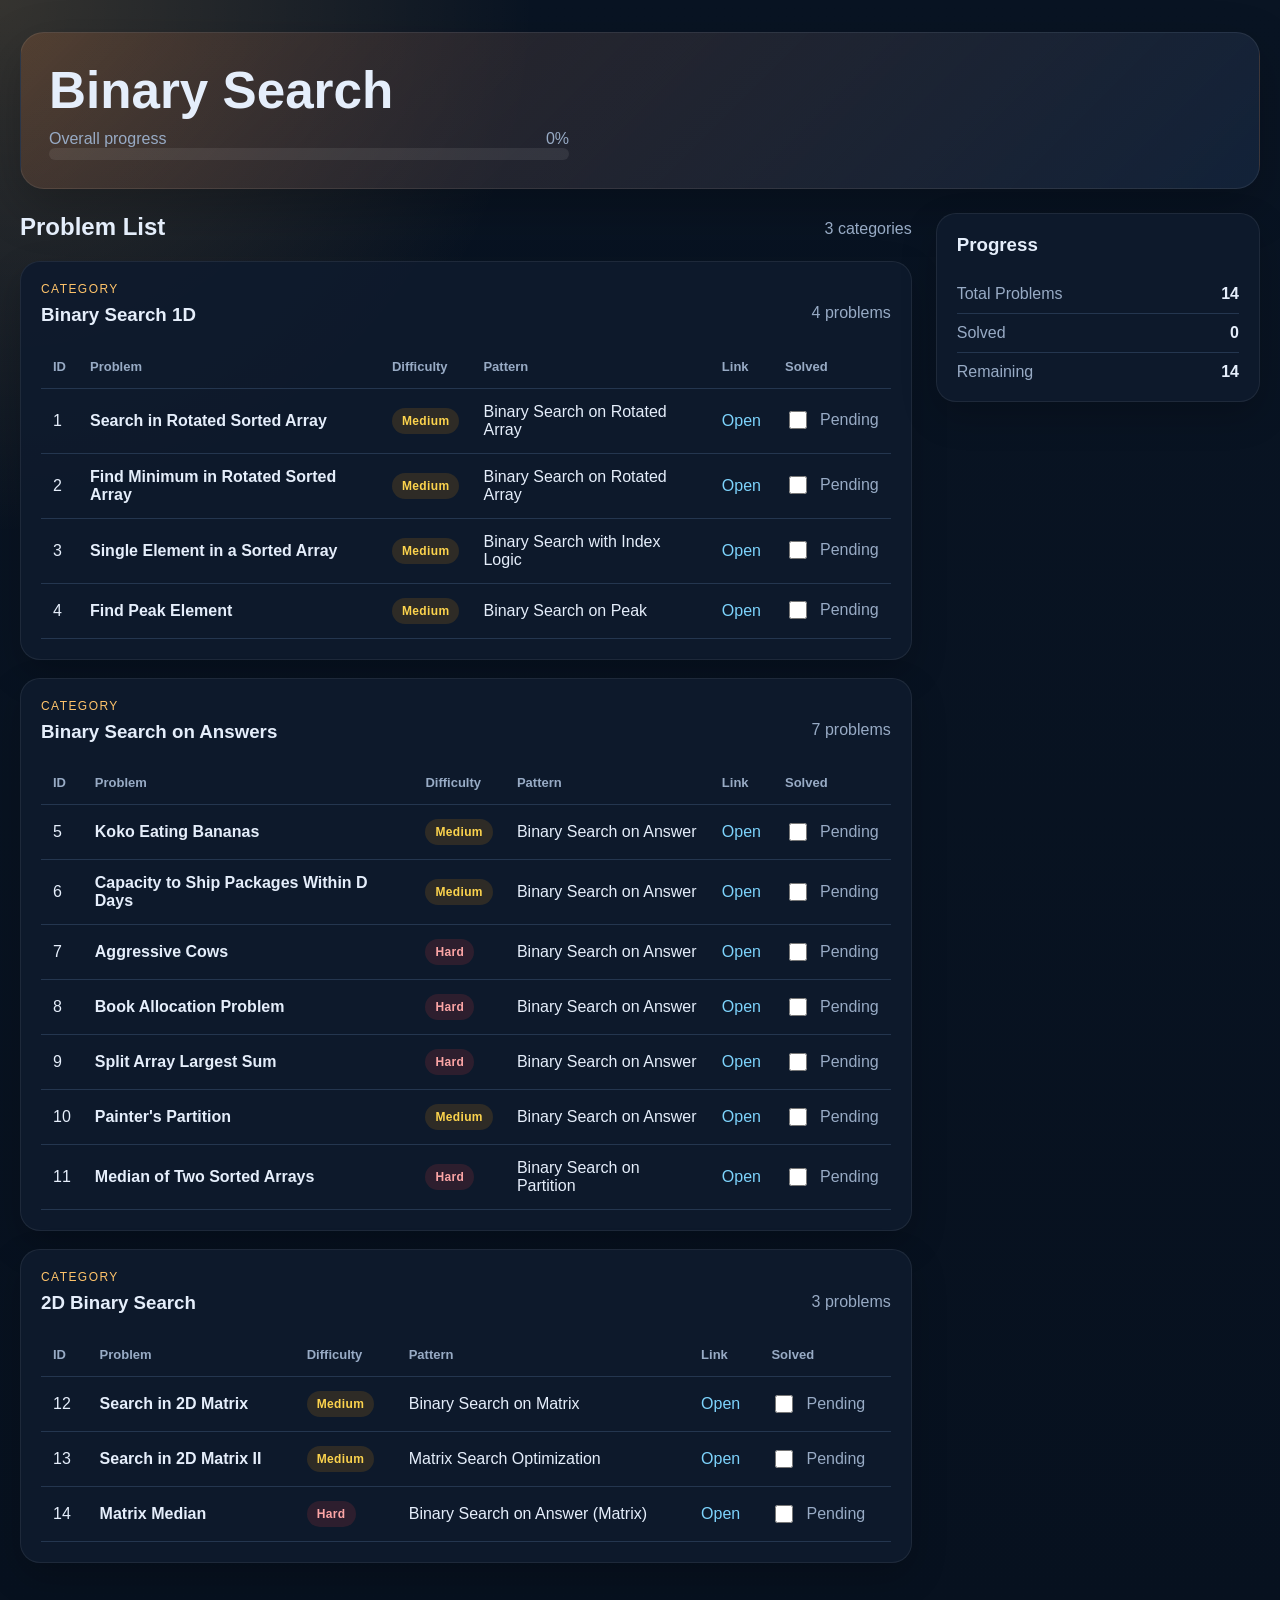
<file: BinarySearch/index.html>
<!DOCTYPE html>
<html>
<head>
<meta charset="UTF-8">
<meta name="viewport" content="width=device-width, initial-scale=1.0">
<title>Binary Search Tracker</title>
<link rel="stylesheet" href="style.css">
</head>
<body>
<div class="page-shell">
<header class="hero">
<!-- <p class="eyebrow">DSA Roadmap</p> -->
<h1>Binary Search</h1>
<!-- <p class="hero-copy">Track each Binary Search pattern from the JSON data source, grouped exactly by category.</p> -->
<div class="progress-block">
<div class="progress-meta">
<span>Overall progress</span>
<span id="progress-text">0%</span>
</div>
<div class="progress-container" aria-label="Overall progress">
<div id="progress-bar"></div>
</div>
</div>
</header>

<main class="layout">
<section class="main">
<div class="section-heading">
<h2>Problem List</h2>
<p id="category-count">0 categories</p>
</div>
<div id="problemTable" class="problem-groups"></div>
</section>

<aside class="sidebar">
<div class="card stats-card">
<h3>Progress</h3>
<div class="stat-row">
<span>Total Problems</span>
<strong id="total">0</strong>
</div>
<div class="stat-row">
<span>Solved</span>
<strong id="done">0</strong>
</div>
<div class="stat-row">
<span>Remaining</span>
<strong id="left">0</strong>
</div>
</div>

</aside>
</main>
</div>
<script src="script.js"></script>
</body>
</html>
</file>
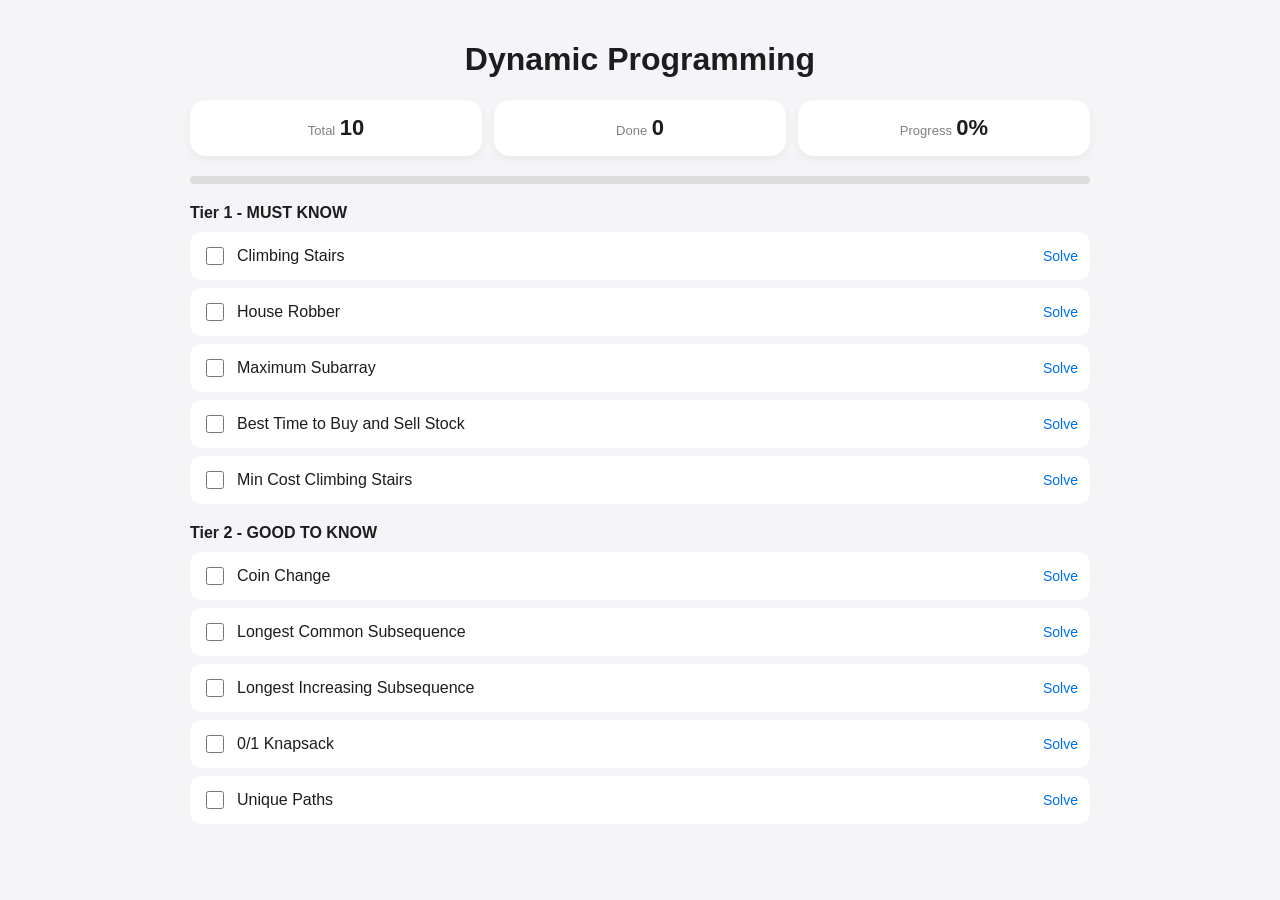
<file: dp/index.html>
<!DOCTYPE html>
<html lang="en">
<head>
  <meta charset="UTF-8">
  <title>DP</title>
  <link rel="stylesheet" href="style.css">
</head>
<body>

<div class="container">

  <h1>Dynamic Programming</h1>

  <!-- Dashboard -->
  <div class="dashboard">
    <div class="card">
      <span>Total</span>
      <strong id="total">0</strong>
    </div>
    <div class="card">
      <span>Done</span>
      <strong id="done">0</strong>
    </div>
    <div class="card">
      <span>Progress</span>
      <strong id="percent">0%</strong>
    </div>
  </div>

  <div class="progress-bar">
    <div id="progressFill"></div>
  </div>

  <div id="app"></div>

</div>

<script src="script.js"></script>
</body>
</html>
</file>
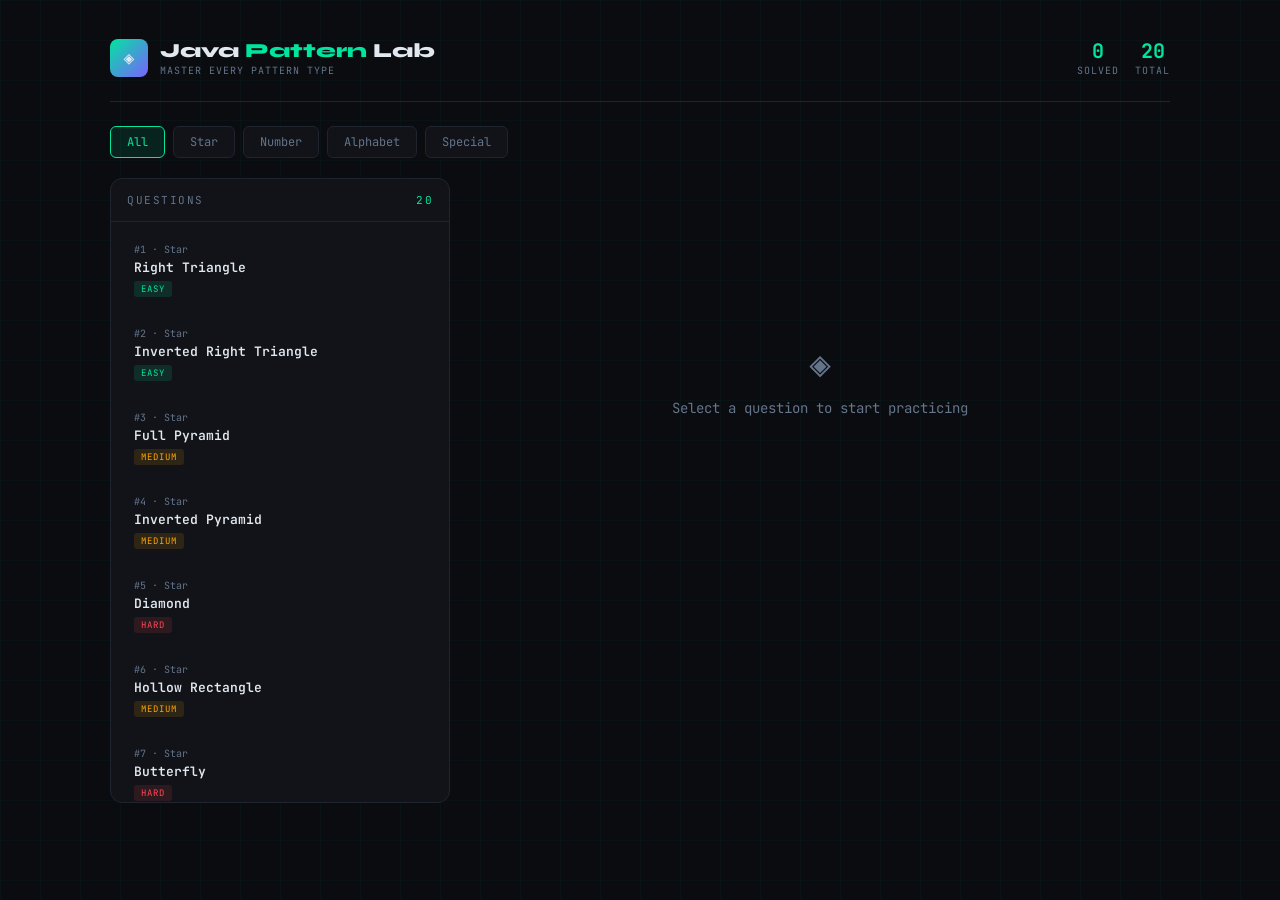
<file: pattern/index.html>
<!DOCTYPE html>
<html lang="en">
<head>
<meta charset="UTF-8">
<meta name="viewport" content="width=device-width, initial-scale=1.0">
<title>Java Pattern Practice</title>
<link href="https://fonts.googleapis.com/css2?family=JetBrains+Mono:wght@300;400;600;700&family=Syne:wght@400;700;800&display=swap" rel="stylesheet">
<style>
  :root {
    --bg: #0a0c10;
    --surface: #111318;
    --surface2: #181c24;
    --border: #1e2530;
    --accent: #00e5a0;
    --accent2: #ff6b35;
    --accent3: #7b61ff;
    --text: #e2e8f0;
    --text-dim: #64748b;
    --text-muted: #334155;
    --success: #00e5a0;
    --error: #ff4757;
    --warn: #ffa502;
  }
  * { margin: 0; padding: 0; box-sizing: border-box; }
  body {
    background: var(--bg);
    color: var(--text);
    font-family: 'JetBrains Mono', monospace;
    min-height: 100vh;
    overflow-x: hidden;
  }
  /* Grid background */
  body::before {
    content: '';
    position: fixed;
    inset: 0;
    background-image:
      linear-gradient(rgba(0,229,160,0.03) 1px, transparent 1px),
      linear-gradient(90deg, rgba(0,229,160,0.03) 1px, transparent 1px);
    background-size: 40px 40px;
    pointer-events: none;
    z-index: 0;
  }

  .app { position: relative; z-index: 1; max-width: 1100px; margin: 0 auto; padding: 20px; }

  /* Header */
  header {
    display: flex; align-items: center; justify-content: space-between;
    padding: 18px 0 24px;
    border-bottom: 1px solid var(--border);
    margin-bottom: 24px;
  }
  .logo { display: flex; align-items: center; gap: 12px; }
  .logo-icon {
    width: 38px; height: 38px;
    background: linear-gradient(135deg, var(--accent), var(--accent3));
    border-radius: 8px;
    display: flex; align-items: center; justify-content: center;
    font-size: 18px;
  }
  .logo-text { font-family: 'Syne', sans-serif; font-size: 20px; font-weight: 800; }
  .logo-text span { color: var(--accent); }
  .stats-bar { display: flex; gap: 16px; }
  .stat { text-align: center; }
  .stat-val { font-size: 20px; font-weight: 700; color: var(--accent); }
  .stat-label { font-size: 10px; color: var(--text-dim); text-transform: uppercase; letter-spacing: 1px; }

  /* Category tabs */
  .cat-tabs {
    display: flex; gap: 8px; margin-bottom: 20px; flex-wrap: wrap;
  }
  .cat-tab {
    padding: 7px 16px; border-radius: 6px; border: 1px solid var(--border);
    background: var(--surface); color: var(--text-dim);
    font-family: 'JetBrains Mono', monospace; font-size: 12px;
    cursor: pointer; transition: all 0.2s;
  }
  .cat-tab:hover { border-color: var(--accent); color: var(--accent); }
  .cat-tab.active { background: rgba(0,229,160,0.1); border-color: var(--accent); color: var(--accent); }

  /* Main layout */
  .main { display: grid; grid-template-columns: 340px 1fr; gap: 20px; }

  /* Question list */
  .q-panel {
    background: var(--surface); border: 1px solid var(--border);
    border-radius: 12px; overflow: hidden;
  }
  .q-panel-header {
    padding: 14px 16px; border-bottom: 1px solid var(--border);
    font-size: 11px; text-transform: uppercase; letter-spacing: 1.5px;
    color: var(--text-dim); display: flex; justify-content: space-between;
  }
  .q-list { max-height: 580px; overflow-y: auto; padding: 8px; }
  .q-list::-webkit-scrollbar { width: 4px; }
  .q-list::-webkit-scrollbar-track { background: transparent; }
  .q-list::-webkit-scrollbar-thumb { background: var(--border); border-radius: 2px; }
  .q-item {
    padding: 12px 14px; border-radius: 8px; cursor: pointer;
    border: 1px solid transparent; margin-bottom: 4px;
    transition: all 0.18s;
  }
  .q-item:hover { background: var(--surface2); border-color: var(--border); }
  .q-item.active { background: rgba(0,229,160,0.07); border-color: rgba(0,229,160,0.3); }
  .q-item.solved { border-left: 3px solid var(--success); }
  .q-num { font-size: 10px; color: var(--text-dim); margin-bottom: 3px; }
  .q-title { font-size: 13px; font-weight: 600; color: var(--text); }
  .q-diff {
    display: inline-block; font-size: 9px; padding: 2px 7px;
    border-radius: 3px; margin-top: 5px; text-transform: uppercase; letter-spacing: 1px;
  }
  .diff-easy { background: rgba(0,229,160,0.12); color: var(--accent); }
  .diff-medium { background: rgba(255,165,2,0.12); color: var(--warn); }
  .diff-hard { background: rgba(255,71,87,0.12); color: var(--error); }

  /* Practice panel */
  .practice-panel { display: flex; flex-direction: column; gap: 16px; }

  .pattern-display {
    background: var(--surface); border: 1px solid var(--border);
    border-radius: 12px; overflow: hidden;
  }
  .panel-header {
    display: flex; align-items: center; justify-content: space-between;
    padding: 12px 18px; border-bottom: 1px solid var(--border);
  }
  .panel-title { font-size: 11px; text-transform: uppercase; letter-spacing: 1.5px; color: var(--text-dim); }
  .panel-actions { display: flex; gap: 8px; }
  .btn-sm {
    padding: 5px 12px; border-radius: 5px; border: 1px solid var(--border);
    background: transparent; color: var(--text-dim);
    font-family: 'JetBrains Mono', monospace; font-size: 11px;
    cursor: pointer; transition: all 0.18s;
  }
  .btn-sm:hover { border-color: var(--accent); color: var(--accent); }
  .btn-sm.primary { background: rgba(0,229,160,0.1); border-color: var(--accent); color: var(--accent); }
  .btn-sm.danger { background: rgba(255,71,87,0.1); border-color: var(--error); color: var(--error); }

  .pattern-output {
    padding: 20px 24px; font-size: 18px; line-height: 1.4;
    color: var(--accent); letter-spacing: 2px; white-space: pre;
    min-height: 160px;
  }

  /* Question Info */
  .q-info {
    background: var(--surface); border: 1px solid var(--border);
    border-radius: 12px; padding: 18px 20px;
  }
  .q-info h2 { font-family: 'Syne', sans-serif; font-size: 18px; font-weight: 800; margin-bottom: 8px; }
  .q-desc { font-size: 13px; color: var(--text-dim); line-height: 1.7; }
  .q-meta { display: flex; gap: 12px; margin-top: 12px; flex-wrap: wrap; }
  .q-tag {
    font-size: 10px; padding: 3px 10px; border-radius: 4px;
    background: var(--surface2); border: 1px solid var(--border); color: var(--text-dim);
  }

  /* Code editor area */
  .code-area {
    background: var(--surface); border: 1px solid var(--border);
    border-radius: 12px; overflow: hidden;
  }
  .code-editor {
    width: 100%; background: transparent; border: none; outline: none;
    color: #a8d8a8; font-family: 'JetBrains Mono', monospace; font-size: 13px;
    padding: 18px 20px; resize: none; min-height: 220px; line-height: 1.7;
    tab-size: 4;
  }
  .code-editor::placeholder { color: var(--text-muted); }

  /* AI chat */
  .ai-section {
    background: var(--surface); border: 1px solid var(--border);
    border-radius: 12px; overflow: hidden;
  }
  .chat-messages {
    padding: 14px 16px; max-height: 260px; overflow-y: auto; display: flex;
    flex-direction: column; gap: 10px;
  }
  .chat-messages::-webkit-scrollbar { width: 4px; }
  .chat-messages::-webkit-scrollbar-thumb { background: var(--border); }
  .msg {
    padding: 10px 14px; border-radius: 8px; font-size: 12.5px; line-height: 1.65;
    max-width: 90%;
  }
  .msg.ai {
    background: var(--surface2); border: 1px solid var(--border);
    border-left: 3px solid var(--accent); align-self: flex-start;
  }
  .msg.user {
    background: rgba(123,97,255,0.1); border: 1px solid rgba(123,97,255,0.2);
    align-self: flex-end; text-align: right;
  }
  .msg-label { font-size: 10px; text-transform: uppercase; letter-spacing: 1px;
    margin-bottom: 4px; color: var(--text-dim); }
  .msg pre { white-space: pre-wrap; color: var(--accent); margin-top: 6px;
    font-size: 12px; background: rgba(0,229,160,0.05); padding: 8px; border-radius: 4px; }
  .chat-input-area {
    padding: 12px 14px; border-top: 1px solid var(--border);
    display: flex; gap: 8px;
  }
  .chat-input {
    flex: 1; background: var(--surface2); border: 1px solid var(--border);
    border-radius: 7px; padding: 9px 14px; color: var(--text);
    font-family: 'JetBrains Mono', monospace; font-size: 12px; outline: none;
    transition: border-color 0.2s;
  }
  .chat-input:focus { border-color: var(--accent); }
  .chat-input::placeholder { color: var(--text-muted); }
  .send-btn {
    padding: 9px 18px; background: linear-gradient(135deg, var(--accent), #00c47a);
    border: none; border-radius: 7px; color: #000; font-family: 'JetBrains Mono', monospace;
    font-size: 12px; font-weight: 700; cursor: pointer; transition: opacity 0.2s;
  }
  .send-btn:hover { opacity: 0.85; }
  .send-btn:disabled { opacity: 0.4; cursor: not-allowed; }

  /* Quick action buttons */
  .quick-actions {
    display: flex; gap: 8px; padding: 0 14px 12px; flex-wrap: wrap;
  }
  .qa-btn {
    padding: 5px 12px; border-radius: 5px; border: 1px solid var(--border);
    background: var(--surface2); color: var(--text-dim);
    font-family: 'JetBrains Mono', monospace; font-size: 11px;
    cursor: pointer; transition: all 0.18s;
  }
  .qa-btn:hover { border-color: var(--accent3); color: var(--accent3); }

  /* Loading dots */
  .loading { display: flex; gap: 4px; align-items: center; padding: 6px 0; }
  .dot {
    width: 6px; height: 6px; border-radius: 50%; background: var(--accent);
    animation: bounce 1.2s infinite;
  }
  .dot:nth-child(2) { animation-delay: 0.2s; }
  .dot:nth-child(3) { animation-delay: 0.4s; }
  @keyframes bounce {
    0%, 80%, 100% { transform: scale(0.6); opacity: 0.4; }
    40% { transform: scale(1); opacity: 1; }
  }

  .n-control {
    display: flex; align-items: center; gap: 10px; padding: 8px 18px 14px;
  }
  .n-label { font-size: 12px; color: var(--text-dim); }
  .n-slider { accent-color: var(--accent); width: 130px; }
  .n-val { font-size: 14px; color: var(--accent); font-weight: 700; min-width: 20px; }

  .solved-badge {
    display: inline-flex; align-items: center; gap: 5px;
    background: rgba(0,229,160,0.1); border: 1px solid var(--accent);
    color: var(--accent); padding: 4px 12px; border-radius: 20px; font-size: 11px;
  }

  @media (max-width: 768px) {
    .main { grid-template-columns: 1fr; }
    .q-list { max-height: 200px; }
  }
</style>
</head>
<body>
<div class="app">

  <header>
    <div class="logo">
      <div class="logo-icon">◈</div>
      <div>
        <div class="logo-text">Java <span>Pattern</span> Lab</div>
        <div style="font-size:10px;color:var(--text-dim);letter-spacing:1px;margin-top:1px">MASTER EVERY PATTERN TYPE</div>
      </div>
    </div>
    <div class="stats-bar">
      <div class="stat"><div class="stat-val" id="solvedCount">0</div><div class="stat-label">Solved</div></div>
      <div class="stat"><div class="stat-val" id="totalCount">0</div><div class="stat-label">Total</div></div>
    </div>
  </header>

  <div class="cat-tabs" id="catTabs"></div>

  <div class="main">
    <!-- Question list -->
    <div class="q-panel">
      <div class="q-panel-header">
        <span>Questions</span>
        <span id="filteredCount" style="color:var(--accent)"></span>
      </div>
      <div class="q-list" id="qList"></div>
    </div>

    <!-- Practice area -->
    <div class="practice-panel" id="practicePanel">
      <div style="display:flex;align-items:center;justify-content:center;height:400px;color:var(--text-dim);font-size:14px;flex-direction:column;gap:12px">
        <div style="font-size:36px">◈</div>
        <div>Select a question to start practicing</div>
      </div>
    </div>
  </div>

</div>

<script>
const QUESTIONS = [
  // ── STAR PATTERNS ──────────────────────────────────────────
  {
    id:1, cat:'Star', title:'Right Triangle',  diff:'easy',
    desc:'Print a right-angled triangle of stars. Row i has i stars.',
    tags:['nested loops','right triangle'],
    pattern: n => Array.from({length:n},(_,i)=>'* '.repeat(i+1).trim()).join('\n'),
    logic:`Use two nested loops:\n• Outer loop: i from 1 to n\n• Inner loop: j from 1 to i\n  → print '*'\nPrint newline after each row.`,
    template:`public static void pattern(int n) {\n    for (int i = 1; i <= n; i++) {\n        for (int j = 1; j <= ___; j++) {\n            System.out.print("* ");\n        }\n        System.out.println();\n    }\n}`,
    solution:`public static void pattern(int n) {\n    for (int i = 1; i <= n; i++) {\n        for (int j = 1; j <= i; j++) {\n            System.out.print("* ");\n        }\n        System.out.println();\n    }\n}`
  },
  {
    id:2, cat:'Star', title:'Inverted Right Triangle', diff:'easy',
    desc:'Print an inverted right-angled triangle. Row i has (n-i+1) stars.',
    tags:['nested loops','inverted'],
    pattern: n => Array.from({length:n},(_,i)=>'* '.repeat(n-i).trim()).join('\n'),
    logic:`• Outer loop: i from 1 to n\n• Inner loop: j from 1 to (n-i+1)\nAs i increases, star count decreases.`,
    template:`for (int i = 1; i <= n; i++) {\n    for (int j = 1; j <= ___; j++) {\n        System.out.print("* ");\n    }\n    System.out.println();\n}`,
    solution:`for (int i = 1; i <= n; i++) {\n    for (int j = 1; j <= (n - i + 1); j++) {\n        System.out.print("* ");\n    }\n    System.out.println();\n}`
  },
  {
    id:3, cat:'Star', title:'Full Pyramid', diff:'medium',
    desc:'Print a centered pyramid. Row i has (2i-1) stars with leading spaces.',
    tags:['pyramid','spaces','centering'],
    pattern: n => Array.from({length:n},(_,i)=>' '.repeat(n-i-1)+'* '.repeat(2*i+1).trim()).join('\n'),
    logic:`Row i (0-indexed):\n• Spaces = n - i - 1\n• Stars  = 2*i + 1\nOuter loop i from 0 to n-1`,
    template:`for (int i = 0; i < n; i++) {\n    // print spaces\n    for (int s = 0; s < ___; s++) System.out.print(" ");\n    // print stars\n    for (int j = 0; j < ___; j++) System.out.print("* ");\n    System.out.println();\n}`,
    solution:`for (int i = 0; i < n; i++) {\n    for (int s = 0; s < n - i - 1; s++) System.out.print(" ");\n    for (int j = 0; j < 2 * i + 1; j++) System.out.print("* ");\n    System.out.println();\n}`
  },
  {
    id:4, cat:'Star', title:'Inverted Pyramid', diff:'medium',
    desc:'Print an inverted centered pyramid decreasing from n stars to 1.',
    tags:['pyramid','inverted','spaces'],
    pattern: n => Array.from({length:n},(_,i)=>' '.repeat(i)+'* '.repeat(2*(n-i)-1).trim()).join('\n'),
    logic:`Row i (0-indexed):\n• Spaces = i\n• Stars  = 2*(n-i) - 1\nTop row has most stars, bottom has 1.`,
    template:`for (int i = 0; i < n; i++) {\n    for (int s = 0; s < ___; s++) System.out.print(" ");\n    for (int j = 0; j < ___; j++) System.out.print("* ");\n    System.out.println();\n}`,
    solution:`for (int i = 0; i < n; i++) {\n    for (int s = 0; s < i; s++) System.out.print(" ");\n    for (int j = 0; j < 2 * (n - i) - 1; j++) System.out.print("* ");\n    System.out.println();\n}`
  },
  {
    id:5, cat:'Star', title:'Diamond', diff:'hard',
    desc:'Print a full diamond shape combining a pyramid and inverted pyramid.',
    tags:['diamond','pyramid','two-part'],
    pattern: n => {
      let rows=[];
      for(let i=0;i<n;i++) rows.push(' '.repeat(n-i-1)+'*'.repeat(2*i+1));
      for(let i=n-2;i>=0;i--) rows.push(' '.repeat(n-i-1)+'*'.repeat(2*i+1));
      return rows.join('\n');
    },
    logic:`Two loops:\n1. Upper half (i: 0→n-1): spaces=n-i-1, stars=2i+1\n2. Lower half (i: n-2→0): spaces=n-i-1, stars=2i+1`,
    template:`// Upper\nfor (int i = 0; i < n; i++) { ... }\n// Lower  \nfor (int i = ___; i >= 0; i--) { ... }`,
    solution:`for (int i = 0; i < n; i++) {\n    for (int s=0;s<n-i-1;s++) System.out.print(" ");\n    for (int j=0;j<2*i+1;j++) System.out.print("*");\n    System.out.println();\n}\nfor (int i = n-2; i >= 0; i--) {\n    for (int s=0;s<n-i-1;s++) System.out.print(" ");\n    for (int j=0;j<2*i+1;j++) System.out.print("*");\n    System.out.println();\n}`
  },
  {
    id:6, cat:'Star', title:'Hollow Rectangle', diff:'medium',
    desc:'Print a hollow rectangle with stars only on the border.',
    tags:['rectangle','hollow','border'],
    pattern: n => Array.from({length:n},(_,i)=>{
      if(i===0||i===n-1) return '*'.repeat(2*n-1);
      return '*'+' '.repeat(2*n-3)+'*';
    }).join('\n'),
    logic:`For each row i:\n• If i==0 or i==n-1: print all stars\n• Else: print '*', spaces, '*'\nKey condition: first row, last row, or middle rows.`,
    template:`for (int i = 0; i < n; i++) {\n    for (int j = 0; j < n; j++) {\n        if (i==0 || i==n-1 || ___) System.out.print("* ");\n        else System.out.print("  ");\n    }\n    System.out.println();\n}`,
    solution:`for (int i = 0; i < n; i++) {\n    for (int j = 0; j < n; j++) {\n        if (i==0 || i==n-1 || j==0 || j==n-1)\n            System.out.print("* ");\n        else System.out.print("  ");\n    }\n    System.out.println();\n}`
  },
  {
    id:7, cat:'Star', title:'Butterfly', diff:'hard',
    desc:'Print a butterfly pattern — stars on both sides forming wings.',
    tags:['butterfly','symmetric','two-loops'],
    pattern: n => {
      let rows=[];
      for(let i=1;i<=n;i++) rows.push('*'.repeat(i)+' '.repeat(2*(n-i))+'*'.repeat(i));
      for(let i=n;i>=1;i--) rows.push('*'.repeat(i)+' '.repeat(2*(n-i))+'*'.repeat(i));
      return rows.join('\n');
    },
    logic:`Upper half row i (1→n): i stars + 2*(n-i) spaces + i stars\nLower half row i (n→1): same formula`,
    template:`for (int i=1;i<=n;i++) {\n    // left stars, spaces, right stars\n}\nfor (int i=n;i>=1;i--) {\n    // same\n}`,
    solution:`for (int i=1;i<=n;i++) {\n    for(int j=0;j<i;j++) System.out.print("*");\n    for(int j=0;j<2*(n-i);j++) System.out.print(" ");\n    for(int j=0;j<i;j++) System.out.print("*");\n    System.out.println();\n}\nfor (int i=n;i>=1;i--) {\n    for(int j=0;j<i;j++) System.out.print("*");\n    for(int j=0;j<2*(n-i);j++) System.out.print(" ");\n    for(int j=0;j<i;j++) System.out.print("*");\n    System.out.println();\n}`
  },

  // ── NUMBER PATTERNS ─────────────────────────────────────────
  {
    id:8, cat:'Number', title:'Number Triangle', diff:'easy',
    desc:'Print 1, 1 2, 1 2 3, ... increasing row numbers.',
    tags:['numbers','triangle'],
    pattern: n => Array.from({length:n},(_,i)=>Array.from({length:i+1},(_,j)=>j+1).join(' ')).join('\n'),
    logic:`Row i: print 1 to i\nOuter loop i from 1 to n\nInner loop j from 1 to i → print j`,
    template:`for (int i=1;i<=n;i++) {\n    for (int j=1;j<=i;j++) {\n        System.out.print(___ + " ");\n    }\n    System.out.println();\n}`,
    solution:`for (int i=1;i<=n;i++) {\n    for (int j=1;j<=i;j++) {\n        System.out.print(j + " ");\n    }\n    System.out.println();\n}`
  },
  {
    id:9, cat:'Number', title:'Same Row Number', diff:'easy',
    desc:'Each row i contains the number i repeated i times.',
    tags:['row number','repetition'],
    pattern: n => Array.from({length:n},(_,i)=>Array.from({length:i+1},()=>i+1).join(' ')).join('\n'),
    logic:`Row i: print i, repeated i times\nInner loop: j from 1 to i, always print i (not j)`,
    template:`for (int i=1;i<=n;i++) {\n    for (int j=1;j<=i;j++) {\n        System.out.print(___ + " ");\n    }\n    System.out.println();\n}`,
    solution:`for (int i=1;i<=n;i++) {\n    for (int j=1;j<=i;j++) {\n        System.out.print(i + " ");\n    }\n    System.out.println();\n}`
  },
  {
    id:10, cat:'Number', title:'Floyd\'s Triangle', diff:'medium',
    desc:'Consecutive numbers filling rows — 1 / 2 3 / 4 5 6 / ...',
    tags:['Floyd','consecutive','counter'],
    pattern: n => { let rows=[],c=1; for(let i=1;i<=n;i++){let r=[];for(let j=1;j<=i;j++)r.push(c++);rows.push(r.join(' '));}return rows.join('\n'); },
    logic:`Use a counter variable starting at 1\nFor each cell, print counter then increment it\nCounter continues across rows`,
    template:`int count = 1;\nfor (int i=1;i<=n;i++) {\n    for (int j=1;j<=i;j++) {\n        System.out.print(___ + " ");\n        ___++;\n    }\n    System.out.println();\n}`,
    solution:`int count = 1;\nfor (int i=1;i<=n;i++) {\n    for (int j=1;j<=i;j++) {\n        System.out.print(count + " ");\n        count++;\n    }\n    System.out.println();\n}`
  },
  {
    id:11, cat:'Number', title:'Pascal\'s Triangle', diff:'hard',
    desc:'Classic Pascal\'s Triangle where each value = sum of two values above.',
    tags:["Pascal","binomial","classic"],
    pattern: n => {
      let rows=[]; let row=[1];
      for(let i=0;i<n;i++){
        rows.push(' '.repeat(n-i-1)+row.join(' '));
        let next=[1];
        for(let j=1;j<row.length;j++) next.push(row[j-1]+row[j]);
        next.push(1); row=next;
      }
      return rows.join('\n');
    },
    logic:`Use previous row to compute next:\n• Start with row = [1]\n• Each new element = row[j-1] + row[j]\n• Add leading 1 and trailing 1\nCenter with spaces`,
    template:`int[] row = {1};\nfor (int i=0;i<n;i++) {\n    // print spaces + row elements\n    int[] next = new int[row.length + 1];\n    next[0] = next[row.length] = 1;\n    for (int j=1;j<row.length;j++) next[j] = ___;\n    row = next;\n}`,
    solution:`int[] row = {1};\nfor (int i=0;i<n;i++) {\n    for(int s=0;s<n-i-1;s++) System.out.print(" ");\n    for(int v:row) System.out.print(v+" ");\n    System.out.println();\n    int[] next = new int[row.length+1];\n    next[0]=next[row.length]=1;\n    for(int j=1;j<row.length;j++) next[j]=row[j-1]+row[j];\n    row=next;\n}`
  },
  {
    id:12, cat:'Number', title:'Zigzag Number', diff:'medium',
    desc:'Print numbers in zigzag: odd rows left-to-right, even rows right-to-left.',
    tags:['zigzag','direction','odd-even'],
    pattern: n => {
      let rows=[],c=1;
      for(let i=1;i<=n;i++){
        let r=[];
        for(let j=1;j<=i;j++) r.push(c++);
        if(i%2===0) r.reverse();
        rows.push(r.join(' '));
      }
      return rows.join('\n');
    },
    logic:`Maintain a counter. Fill each row with consecutive numbers.\nIf row is even, reverse the row before printing.\nOdd rows: left-to-right; Even rows: right-to-left.`,
    template:`int count = 1;\nfor (int i=1;i<=n;i++) {\n    int[] row = new int[i];\n    for (int j=0;j<i;j++) row[j] = count++;\n    if (___ % 2 == 0) { /* reverse row */ }\n    // print row\n}`,
    solution:`int count = 1;\nfor (int i=1;i<=n;i++) {\n    int[] row = new int[i];\n    for (int j=0;j<i;j++) row[j]=count++;\n    if (i%2==0) {\n        for(int l=0,r=i-1;l<r;l++,r--){int t=row[l];row[l]=row[r];row[r]=t;}\n    }\n    for(int v:row) System.out.print(v+" ");\n    System.out.println();\n}`
  },

  // ── ALPHABET PATTERNS ───────────────────────────────────────
  {
    id:13, cat:'Alphabet', title:'Alphabet Triangle', diff:'easy',
    desc:'Print A, AB, ABC, ABCD... each row adds next letter.',
    tags:['char','alphabet','triangle'],
    pattern: n => Array.from({length:n},(_,i)=>Array.from({length:i+1},(_,j)=>String.fromCharCode(65+j)).join('')).join('\n'),
    logic:`Row i: print characters A to (A+i)\nInner: j from 0 to i → print (char)(65+j)\nKey: cast int to char`,
    template:`for (int i=0;i<n;i++) {\n    for (int j=0;j<=i;j++) {\n        System.out.print((char)(___ + j));\n    }\n    System.out.println();\n}`,
    solution:`for (int i=0;i<n;i++) {\n    for (int j=0;j<=i;j++) {\n        System.out.print((char)('A' + j));\n    }\n    System.out.println();\n}`
  },
  {
    id:14, cat:'Alphabet', title:'Same Letter Row', diff:'easy',
    desc:'Row 1 has A, Row 2 has BB, Row 3 has CCC, etc.',
    tags:['alphabet','repetition'],
    pattern: n => Array.from({length:n},(_,i)=>String.fromCharCode(65+i).repeat(i+1)).join('\n'),
    logic:`Row i: print letter (A+i) repeated (i+1) times\nOuter: i 0→n-1\nInner: j 0→i → print (char)('A'+i)`,
    template:`for (int i=0;i<n;i++) {\n    for (int j=0;j<=i;j++) {\n        System.out.print((char)('A' + ___));\n    }\n    System.out.println();\n}`,
    solution:`for (int i=0;i<n;i++) {\n    for (int j=0;j<=i;j++) {\n        System.out.print((char)('A' + i));\n    }\n    System.out.println();\n}`
  },
  {
    id:15, cat:'Alphabet', title:'Reverse Alphabet Triangle', diff:'medium',
    desc:'Print Z, ZY, ZYX, ZYXW... using reverse letters.',
    tags:['reverse','alphabet','Z-to-A'],
    pattern: n => Array.from({length:n},(_,i)=>Array.from({length:i+1},(_,j)=>String.fromCharCode(90-j)).join('')).join('\n'),
    logic:`Row i: print Z, Y, X... (i+1 letters)\nInner j from 0 to i → print (char)('Z' - j)`,
    template:`for (int i=0;i<n;i++) {\n    for (int j=0;j<=i;j++) {\n        System.out.print((char)('Z' - ___));\n    }\n    System.out.println();\n}`,
    solution:`for (int i=0;i<n;i++) {\n    for (int j=0;j<=i;j++) {\n        System.out.print((char)('Z' - j));\n    }\n    System.out.println();\n}`
  },
  {
    id:16, cat:'Alphabet', title:'Alphabet Pyramid', diff:'hard',
    desc:'Centered pyramid with A at top, B on 2nd row, etc. Mirrored.',
    tags:['pyramid','alphabet','mirror'],
    pattern: n => Array.from({length:n},(_,i)=>{
      let spaces=' '.repeat(n-i-1);
      let letters=Array.from({length:i+1},(_,j)=>String.fromCharCode(65+j));
      let full=[...letters,...letters.slice(0,-1).reverse()];
      return spaces+full.join('');
    }).join('\n'),
    logic:`Row i:\n• Spaces = n-i-1\n• Left half: A B C ... (char)(A+i)\n• Right half: mirror (omit last letter)\nCombine both halves`,
    template:`for (int i=0;i<n;i++) {\n    // spaces\n    // left half: j 0 to i\n    // right half: j i-1 down to 0\n    System.out.println();\n}`,
    solution:`for (int i=0;i<n;i++) {\n    for(int s=0;s<n-i-1;s++) System.out.print(" ");\n    for(int j=0;j<=i;j++) System.out.print((char)('A'+j));\n    for(int j=i-1;j>=0;j--) System.out.print((char)('A'+j));\n    System.out.println();\n}`
  },

  // ── MIXED/SPECIAL ────────────────────────────────────────────
  {
    id:17, cat:'Special', title:'Spiral Matrix', diff:'hard',
    desc:'Fill an n×n matrix with numbers 1 to n² in spiral order.',
    tags:['matrix','spiral','2D array'],
    pattern: n => {
      let mat=Array.from({length:n},()=>Array(n).fill(0));
      let top=0,bot=n-1,left=0,right=n-1,c=1;
      while(top<=bot&&left<=right){
        for(let i=left;i<=right;i++) mat[top][i]=c++;
        top++;
        for(let i=top;i<=bot;i++) mat[i][right]=c++;
        right--;
        if(top<=bot){for(let i=right;i>=left;i--) mat[bot][i]=c++;bot--;}
        if(left<=right){for(let i=bot;i>=top;i--) mat[i][left]=c++;left++;}
      }
      return mat.map(r=>r.map(v=>String(v).padStart(3)).join('')).join('\n');
    },
    logic:`Use 4 boundaries: top, bottom, left, right\nFill: → right, ↓ down, ← left, ↑ up\nShrink boundaries after each direction`,
    template:`int[][] mat = new int[n][n];\nint top=0,bot=n-1,left=0,right=n-1,c=1;\nwhile(top<=bot && left<=right) {\n    // right, down, left, up\n    // shrink boundaries\n}`,
    solution:`int[][] mat = new int[n][n];\nint top=0,bot=n-1,left=0,right=n-1,c=1;\nwhile(top<=bot&&left<=right){\n  for(int i=left;i<=right;i++) mat[top][i]=c++; top++;\n  for(int i=top;i<=bot;i++) mat[i][right]=c++; right--;\n  if(top<=bot){for(int i=right;i>=left;i--) mat[bot][i]=c++;bot--;}\n  if(left<=right){for(int i=bot;i>=top;i--) mat[i][left]=c++;left++;}\n}`
  },
  {
    id:18, cat:'Special', title:'Sandglass', diff:'medium',
    desc:'Combine inverted pyramid and upright pyramid to form a sandglass.',
    tags:['sandglass','hourglass','two-part'],
    pattern: n => {
      let rows=[];
      for(let i=0;i<n;i++) rows.push(' '.repeat(i)+'* '.repeat(n-i).trim());
      for(let i=1;i<n;i++) rows.push(' '.repeat(n-1-i)+'* '.repeat(i+1).trim());
      return rows.join('\n');
    },
    logic:`Upper (inverted): row i has (n-i) stars, i spaces\nLower (pyramid): row i has (i+1) stars, n-1-i spaces`,
    template:`// Upper half\nfor(int i=0;i<n;i++) {\n    // i spaces then (n-i) stars\n}\n// Lower half\nfor(int i=1;i<n;i++) {\n    // (n-1-i) spaces then (i+1) stars\n}`,
    solution:`for(int i=0;i<n;i++) {\n    for(int s=0;s<i;s++) System.out.print(" ");\n    for(int j=0;j<n-i;j++) System.out.print("* ");\n    System.out.println();\n}\nfor(int i=1;i<n;i++) {\n    for(int s=0;s<n-1-i;s++) System.out.print(" ");\n    for(int j=0;j<=i;j++) System.out.print("* ");\n    System.out.println();\n}`
  },
  {
    id:19, cat:'Special', title:'Cross / Plus', diff:'medium',
    desc:'Print a cross (+) pattern. Stars only in middle row and middle column.',
    tags:['cross','plus','2D'],
    pattern: n => {
      let size=2*n-1, mid=n-1;
      return Array.from({length:size},(_,i)=>
        Array.from({length:size},(_,j)=>i===mid||j===mid?'*':' ').join('')
      ).join('\n');
    },
    logic:`Matrix size = (2n-1) × (2n-1), mid = n-1\nPrint '*' when i==mid OR j==mid\nElse print space`,
    template:`int size = 2*n-1, mid = n-1;\nfor (int i=0;i<size;i++) {\n    for (int j=0;j<size;j++) {\n        if (___ || ___) System.out.print("*");\n        else System.out.print(" ");\n    }\n    System.out.println();\n}`,
    solution:`int size=2*n-1,mid=n-1;\nfor(int i=0;i<size;i++) {\n    for(int j=0;j<size;j++) {\n        if(i==mid||j==mid) System.out.print("*");\n        else System.out.print(" ");\n    }\n    System.out.println();\n}`
  },
  {
    id:20, cat:'Special', title:'Number Pyramid (mirrored)', diff:'hard',
    desc:'Centered pyramid: 1, 2 1 2, 3 2 1 2 3, ...',
    tags:['pyramid','mirrored','numbers'],
    pattern: n => Array.from({length:n},(_,i)=>{
      let spaces=' '.repeat(n-i-1);
      let left=Array.from({length:i+1},(_,j)=>i+1-j);
      let right=Array.from({length:i},(_,j)=>j+2);
      return spaces+[...left,...right].join(' ');
    }).join('\n'),
    logic:`Row i (0-indexed):\n• Spaces = n-i-1\n• Left side: (i+1) down to 1\n• Right side: 2 up to (i+1)\nCombine both`,
    template:`for(int i=0;i<n;i++) {\n    // spaces\n    // left: j from i+1 down to 1\n    // right: j from 2 up to i+1\n}`,
    solution:`for(int i=0;i<n;i++) {\n    for(int s=0;s<n-i-1;s++) System.out.print(" ");\n    for(int j=i+1;j>=1;j--) System.out.print(j+(j>1?" ":" "));\n    for(int j=2;j<=i+1;j++) System.out.print(j+(j<=i+1?" ":" "));\n    System.out.println();\n}`
  }
];

const CATEGORIES = ['All', ...new Set(QUESTIONS.map(q=>q.cat))];
let currentCat = 'All';
let currentQ = null;
let solvedSet = new Set();
let chatHistory = [];
let n = 5;

// ── Render category tabs
function renderCats() {
  const tabs = document.getElementById('catTabs');
  tabs.innerHTML = CATEGORIES.map(c=>`
    <button class="cat-tab${c===currentCat?' active':''}" onclick="setCat('${c}')">${c}</button>
  `).join('');
}

function setCat(cat) {
  currentCat = cat;
  renderCats();
  renderList();
}

// ── Render question list
function renderList() {
  const filtered = currentCat==='All' ? QUESTIONS : QUESTIONS.filter(q=>q.cat===currentCat);
  document.getElementById('filteredCount').textContent = filtered.length;
  document.getElementById('totalCount').textContent = QUESTIONS.length;
  document.getElementById('solvedCount').textContent = solvedSet.size;
  document.getElementById('qList').innerHTML = filtered.map(q=>`
    <div class="q-item${currentQ?.id===q.id?' active':''}${solvedSet.has(q.id)?' solved':''}" onclick="selectQ(${q.id})">
      <div class="q-num">#${q.id} · ${q.cat}</div>
      <div class="q-title">${q.title}</div>
      <span class="q-diff diff-${q.diff}">${q.diff}</span>
    </div>
  `).join('');
}

// ── Select question
function selectQ(id) {
  currentQ = QUESTIONS.find(q=>q.id===id);
  chatHistory = [];
  renderList();
  renderPractice();
}

// ── Render practice panel
function renderPractice() {
  if(!currentQ) return;
  const q = currentQ;
  const patternOut = q.pattern(n);

  document.getElementById('practicePanel').innerHTML = `
    <div class="pattern-display">
      <div class="panel-header">
        <span class="panel-title">▸ Pattern Output (n = <span id="nDisplay">${n}</span>)</span>
        <div class="panel-actions">
          ${solvedSet.has(q.id)?'<span class="solved-badge">✓ Solved</span>':''}
        </div>
      </div>
      <div class="n-control">
        <span class="n-label">n =</span>
        <input type="range" min="3" max="8" value="${n}" class="n-slider" id="nSlider" oninput="updateN(this.value)">
        <span class="n-val" id="nVal">${n}</span>
      </div>
      <div class="pattern-output" id="patternOut">${patternOut}</div>
    </div>

    <div class="q-info">
      <div style="display:flex;justify-content:space-between;align-items:flex-start">
        <h2>${q.title}</h2>
        <span class="q-diff diff-${q.diff}">${q.diff}</span>
      </div>
      <p class="q-desc">${q.desc}</p>
      <div class="q-meta">
        ${q.tags.map(t=>`<span class="q-tag">${t}</span>`).join('')}
      </div>
    </div>

    <div class="code-area">
      <div class="panel-header">
        <span class="panel-title">✍ Your Approach / Code</span>
        <div class="panel-actions">
          <button class="btn-sm" onclick="loadTemplate()">Load Template</button>
          <button class="btn-sm danger" onclick="clearCode()">Clear</button>
          <button class="btn-sm primary" onclick="markSolved()">✓ Mark Solved</button>
        </div>
      </div>
      <textarea class="code-editor" id="codeEditor" placeholder="Write your Java code here... or describe your approach in plain English. Ask the AI tutor below for hints!">${q.template||''}</textarea>
    </div>

    <div class="ai-section">
      <div class="panel-header">
        <span class="panel-title">🤖 AI Pattern Tutor</span>
        <div class="panel-actions">
          <button class="btn-sm" onclick="clearChat()">Clear Chat</button>
        </div>
      </div>
      <div class="chat-messages" id="chatMessages">
        <div class="msg ai">
          <div class="msg-label">AI Tutor</div>
          Ready to help you solve <b>${q.title}</b>! Ask for a hint, explanation, or paste your code for review. You can also click the quick actions below.
        </div>
      </div>
      <div class="quick-actions">
        <button class="qa-btn" onclick="quickAsk('Give me a hint without the full solution')">💡 Hint</button>
        <button class="qa-btn" onclick="quickAsk('Explain the logic step by step')">📖 Explain Logic</button>
        <button class="qa-btn" onclick="quickAsk('Show me the complete Java solution with comments')">✅ Show Solution</button>
        <button class="qa-btn" onclick="quickAsk('What is the time complexity?')">⏱ Complexity</button>
        <button class="qa-btn" onclick="reviewCode()">🔍 Review My Code</button>
      </div>
      <div class="chat-input-area">
        <input class="chat-input" id="chatInput" placeholder="Ask anything about this pattern..." onkeydown="if(event.key==='Enter')sendMsg()">
        <button class="send-btn" id="sendBtn" onclick="sendMsg()">Send →</button>
      </div>
    </div>
  `;
}

function updateN(val) {
  n = parseInt(val);
  document.getElementById('nVal').textContent = n;
  document.getElementById('nDisplay').textContent = n;
  document.getElementById('patternOut').textContent = currentQ.pattern(n);
}

function loadTemplate() {
  document.getElementById('codeEditor').value = currentQ.template || '// No template available';
}

function clearCode() {
  document.getElementById('codeEditor').value = '';
}

function markSolved() {
  solvedSet.add(currentQ.id);
  renderList();
  renderPractice();
}

function clearChat() {
  chatHistory = [];
  const cm = document.getElementById('chatMessages');
  cm.innerHTML = `<div class="msg ai"><div class="msg-label">AI Tutor</div>Chat cleared. Ask me anything about <b>${currentQ.title}</b>!</div>`;
}

function quickAsk(msg) {
  document.getElementById('chatInput').value = msg;
  sendMsg();
}

function reviewCode() {
  const code = document.getElementById('codeEditor').value.trim();
  if(!code) { quickAsk('Review my code'); return; }
  document.getElementById('chatInput').value = `Please review this code:\n\n${code}`;
  sendMsg();
}

async function sendMsg() {
  const input = document.getElementById('chatInput');
  const btn = document.getElementById('sendBtn');
  const msg = input.value.trim();
  if(!msg || btn.disabled) return;

  input.value = '';
  btn.disabled = true;

  const cm = document.getElementById('chatMessages');
  cm.innerHTML += `<div class="msg user"><div class="msg-label">You</div>${escHtml(msg)}</div>`;

  const loadingId = 'load_'+Date.now();
  cm.innerHTML += `<div class="msg ai" id="${loadingId}"><div class="msg-label">AI Tutor</div><div class="loading"><div class="dot"></div><div class="dot"></div><div class="dot"></div></div></div>`;
  cm.scrollTop = cm.scrollHeight;

  chatHistory.push({role:'user', content: msg});

  const systemPrompt = `You are an expert Java programming tutor specializing in pattern programs. 
The student is practicing: "${currentQ.title}" (${currentQ.diff} difficulty).
Pattern description: ${currentQ.desc}
Logic hint: ${currentQ.logic}
The pattern when n=${n}:
${currentQ.pattern(n)}

Rules:
- Be concise but thorough. Use code blocks for Java code.
- For hints: guide without giving full solution.
- For logic: explain loops, conditions, variables step by step.
- For solution requests: give complete, commented Java code.
- Encourage the student. Point out what they got right before correcting mistakes.
- Keep responses focused on THIS specific pattern.`;

  try {
    const res = await fetch('https://api.anthropic.com/v1/messages', {
      method:'POST',
      headers:{'Content-Type':'application/json'},
      body: JSON.stringify({
        model:'claude-sonnet-4-20250514',
        max_tokens:1000,
        system: systemPrompt,
        messages: chatHistory
      })
    });
    const data = await res.json();
    const reply = data.content?.[0]?.text || 'Sorry, I could not respond.';
    chatHistory.push({role:'assistant', content: reply});
    
    const el = document.getElementById(loadingId);
    if(el) el.innerHTML = `<div class="msg-label">AI Tutor</div>${formatReply(reply)}`;
  } catch(e) {
    const el = document.getElementById(loadingId);
    if(el) el.innerHTML = `<div class="msg-label">AI Tutor</div><span style="color:var(--error)">Error connecting to AI. Please try again.</span>`;
  }

  btn.disabled = false;
  cm.scrollTop = cm.scrollHeight;
}

function escHtml(s) {
  return s.replace(/&/g,'&amp;').replace(/</g,'&lt;').replace(/>/g,'&gt;').replace(/\n/g,'<br>');
}

function formatReply(text) {
  // Format code blocks
  text = text.replace(/```java\n?([\s\S]*?)```/g, (_,c)=>`<pre>${escHtml(c.trim())}</pre>`);
  text = text.replace(/```\n?([\s\S]*?)```/g, (_,c)=>`<pre>${escHtml(c.trim())}</pre>`);
  text = text.replace(/`([^`]+)`/g, (_,c)=>`<code style="background:rgba(0,229,160,0.1);padding:1px 5px;border-radius:3px;color:var(--accent)">${escHtml(c)}</code>`);
  text = text.replace(/\n/g,'<br>');
  return text;
}

// ── Init
renderCats();
renderList();
document.getElementById('totalCount').textContent = QUESTIONS.length;
</script>
</body>
</html>
</file>
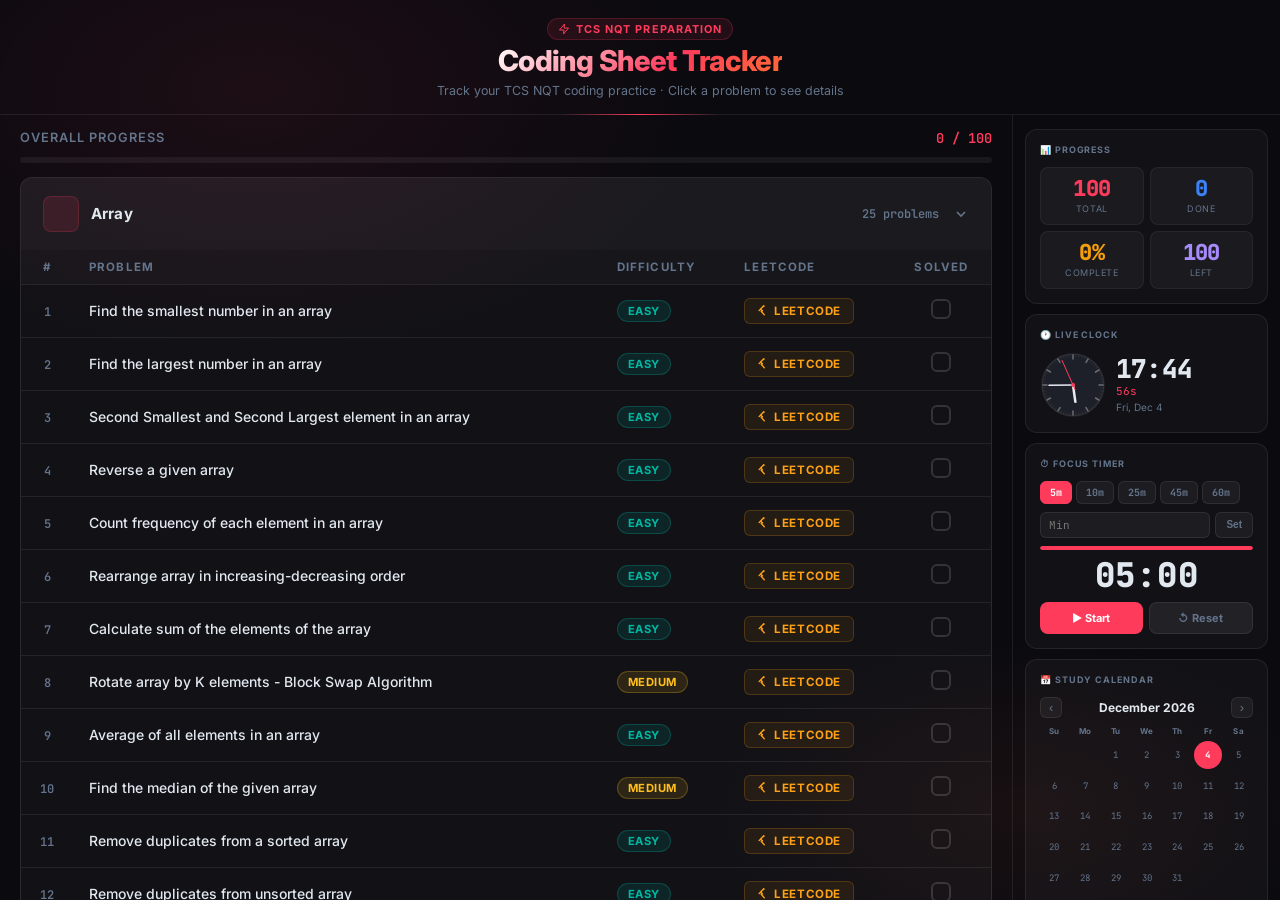
<file: tcs_nqt.html>
<!DOCTYPE html>
<html lang="en">

<head>
    <meta charset="UTF-8">
    <meta name="viewport" content="width=device-width, initial-scale=1.0">
    <title>TCS NQT Coding Tracker</title>
    <link rel="stylesheet" href="tcsnqt.css">
</head>

<body>

    <!-- ═══ HEADER ═══ -->
    <header class="site-header">
        <div class="header-badge">
            <svg viewBox="0 0 24 24" fill="none" stroke="currentColor" stroke-width="2">
                <path d="M13 2L3 14h9l-1 8 10-12h-9l1-8z" />
            </svg>
            TCS NQT Preparation
        </div>
        <h1>Coding Sheet Tracker</h1>
        <p class="header-sub">Track your TCS NQT coding practice · Click a problem to see details</p>
    </header>

    <!-- ═══ TWO-COLUMN SHELL ═══ -->
    <div class="shell">

        <!-- ── MAIN COLUMN ── -->
        <div class="main-col">

            <!-- ═══ PROGRESS ═══ -->
            <div class="progress-wrap">
                <div class="progress-header">
                    <span class="progress-label">Overall Progress</span>
                    <span class="progress-count" id="progressCount">0 / 0</span>
                </div>
                <div class="progress-track">
                    <div class="progress-fill" id="progressFill" style="width:0%"></div>
                </div>
            </div>

            <!-- ═══ TOPICS ═══ -->
            <div id="topics"></div>

        </div><!-- /main-col -->

        <!-- ── RIGHT PANEL ── -->
        <aside class="right-panel" id="rightPanel">

            <!-- Progress Widget -->
            <div class="sw">
                <div class="swt">📊 Progress</div>
                <div class="sgrid">
                    <div class="scard">
                        <div class="snum" id="s-total" style="color:#ff3b5c">0</div>
                        <div class="slbl">Total</div>
                    </div>
                    <div class="scard">
                        <div class="snum" id="s-done" style="color:#3b82f6">0</div>
                        <div class="slbl">Done</div>
                    </div>
                    <div class="scard">
                        <div class="snum" id="s-pct" style="color:#f59e0b">0%</div>
                        <div class="slbl">Complete</div>
                    </div>
                    <div class="scard">
                        <div class="snum" id="s-rem" style="color:#a78bfa">0</div>
                        <div class="slbl">Left</div>
                    </div>
                </div>
            </div>

            <!-- Clock Widget -->
            <div class="sw">
                <div class="swt">🕐 Live Clock</div>
                <div class="clklayout">
                    <canvas id="AC" width="66" height="66" style="border-radius:50%;flex-shrink:0;"></canvas>
                    <div class="clkdig">
                        <div class="clktime" id="CT">00:00</div>
                        <div class="clksec" id="CS">00s</div>
                        <div class="clkdate" id="CD">—</div>
                    </div>
                </div>
            </div>

            <!-- Focus Timer Widget -->
            <div class="sw">
                <div class="swt">⏱ Focus Timer</div>
                <div class="tpre-row">
                    <span class="tpre on" onclick="setPre(this,300)">5m</span>
                    <span class="tpre" onclick="setPre(this,600)">10m</span>
                    <span class="tpre" onclick="setPre(this,1500)">25m</span>
                    <span class="tpre" onclick="setPre(this,2700)">45m</span>
                    <span class="tpre" onclick="setPre(this,3600)">60m</span>
                </div>
                <div class="cstm"><input type="number" id="CM" placeholder="Min" min="1" max="999" /><button
                        onclick="setCustom()">Set</button></div>
                <div class="tprog">
                    <div class="tbar" id="TB"></div>
                </div>
                <div class="tdisp" id="TD">05:00</div>
                <div class="tbtns"><button class="tb go" id="TG" onclick="tSP()">▶ Start</button><button class="tb rst"
                        onclick="tRst()">↺ Reset</button></div>
            </div>

            <!-- Calendar Widget -->
            <div class="sw">
                <div class="swt">📅 Study Calendar</div>
                <div class="calnav">
                    <button class="calnbtn" onclick="calN(-1)">‹</button>
                    <div class="calnlbl" id="CL">—</div>
                    <button class="calnbtn" onclick="calN(1)">›</button>
                </div>
                <div class="calgrid">
                    <div class="calwd">Su</div>
                    <div class="calwd">Mo</div>
                    <div class="calwd">Tu</div>
                    <div class="calwd">We</div>
                    <div class="calwd">Th</div>
                    <div class="calwd">Fr</div>
                    <div class="calwd">Sa</div>
                </div>
                <div class="calgrid" id="CD2" style="margin-top:2px;"></div>
                <div class="strk">
                    <div class="strkn" id="SN">0</div>
                    <div>
                        <div style="font-size:14px">🔥</div>
                        <div class="strklbl">Day streak</div>
                    </div>
                </div>
            </div>

        </aside><!-- /right-panel -->

    </div><!-- /shell -->

    <!-- ═══ MODAL ═══ -->
    <div class="modal-overlay" id="modalOverlay" onclick="closeModal(event)">
        <div class="modal" id="modal">
            <div class="modal-header">
                <div class="modal-title-group">
                    <div class="modal-label" id="modalLabel">Problem Details</div>
                    <div class="modal-title" id="modalTitle"></div>
                </div>
                <button class="modal-close" onclick="hideModal()" aria-label="Close">✕</button>
            </div>
            <div class="modal-body">
                <div class="modal-tags">
                    <span class="modal-topic-tag" id="modalTopic"></span>
                    <span class="diff-badge" id="modalDiff"></span>
                </div>
                <div class="modal-desc" id="modalDesc"></div>
            </div>
            <div class="modal-footer">
                <a class="modal-lc-btn" id="modalLCBtn" href="#" target="_blank" rel="noopener">
                    <svg viewBox="0 0 24 24" fill="currentColor">
                        <path
                            d="M13.483 0a1.374 1.374 0 0 0-.961.438L7.116 6.226l-3.854 4.126a1.299 1.299 0 0 0 0 1.806 1.374 1.374 0 0 0 1.943 0l2.202-2.355 2.546 2.729a1.374 1.374 0 0 0 1.943 0 1.299 1.299 0 0 0 0-1.806l-2.546-2.729 3.534-3.784A1.299 1.299 0 0 0 13.483 0zM9.23 11.74a1.374 1.374 0 0 0-1.943 0 1.299 1.299 0 0 0 0 1.806l6.278 6.726a1.374 1.374 0 0 0 1.943 0 1.299 1.299 0 0 0 0-1.806L9.23 11.74z" />
                    </svg>
                    Solve on LeetCode
                </a>
                <button class="modal-close-btn" onclick="hideModal()">Close</button>
            </div>
        </div>
    </div>

    <script>
        // ═══════════════════ STATE ═══════════════════
        let totalQ = 0;
        const allQuestions = []; // stores {problem, topic, difficulty, description, leetcode}

        // ═══════════════════ LOAD ═══════════════════
        async function load() {
            const res = await fetch("tcs_question.json");
            const data = await res.json();
            const container = document.getElementById("topics");

            const topicIcons = {
                "Array": "", "Numbers": "", "Number System": "",
                "Sorting": "", "String": ""
            };

            let qid = 0;

            for (const topic in data) {
                const questions = data[topic];
                const sectionStart = qid;

                const section = document.createElement("div");
                section.className = "topic";

                // ── Header ──
                const header = document.createElement("div");
                header.className = "topic-header";
                header.onclick = () => toggleSection(header);
                header.innerHTML = `
      <div class="topic-title-wrap">
        <div class="topic-icon">${topicIcons[topic] || ""}</div>
        <span class="topic-title">${topic}</span>
      </div>
      <div class="topic-meta">
        <span class="q-count">${questions.length} problems</span>
        <span class="topic-chevron">
          <svg width="16" height="16" viewBox="0 0 24 24" fill="none" stroke="currentColor" stroke-width="2.5"><polyline points="6 9 12 15 18 9"/></svg>
        </span>
      </div>
    `;

                // ── Table ──
                const tableWrap = document.createElement("div");
                tableWrap.className = "table-wrap";

                let tableHTML = `
      <table>
        <thead>
          <tr>
            <th>#</th>
            <th>Problem</th>
            <th>Difficulty</th>
            <th>LeetCode</th>
            <th>Solved</th>
          </tr>
        </thead>
        <tbody>
    `;

                questions.forEach((q, i) => {
                    const key = "q" + qid;
                    const solved = localStorage.getItem(key) === "true";
                    const diff = q.difficulty || "Easy";
                    const diffCls = "diff-" + diff.toLowerCase();
                    const idx = qid; // capture for closure

                    // Store full data in global array for safe retrieval in modal
                    allQuestions[idx] = { problem: q.problem, topic, difficulty: diff, description: q.description, leetcode: q.leetcode };

                    tableHTML += `
        <tr id="row-${idx}" class="${solved ? "solved" : ""}">
          <td><span class="row-num">${idx + 1}</span></td>
          <td>
            <button class="problem-btn" onclick="showModal(${idx})">
              ${q.problem}
              <span class="pb-arrow">→</span>
            </button>
          </td>
          <td><span class="diff-badge ${diffCls}">${diff}</span></td>
          <td>
            <a class="lc-link" href="${q.leetcode}" target="_blank" rel="noopener" onclick="event.stopPropagation()">
              <svg viewBox="0 0 24 24" fill="currentColor" width="12" height="12"><path d="M13.483 0a1.374 1.374 0 0 0-.961.438L7.116 6.226l-3.854 4.126a1.299 1.299 0 0 0 0 1.806 1.374 1.374 0 0 0 1.943 0l2.202-2.355 2.546 2.729a1.374 1.374 0 0 0 1.943 0 1.299 1.299 0 0 0 0-1.806l-2.546-2.729 3.534-3.784A1.299 1.299 0 0 0 13.483 0zM9.23 11.74a1.374 1.374 0 0 0-1.943 0 1.299 1.299 0 0 0 0 1.806l6.278 6.726a1.374 1.374 0 0 0 1.943 0 1.299 1.299 0 0 0 0-1.806L9.23 11.74z"/></svg>
              LeetCode
            </a>
          </td>
          <td class="solved-cell">
            <div class="check-wrap">
              <input type="checkbox"
                id="cb-${idx}"
                ${solved ? "checked" : ""}
                onchange="save(${idx})"
                onclick="event.stopPropagation()">
            </div>
          </td>
        </tr>
      `;
                    qid++;
                });
                tableHTML += `</tbody></table>`;
                tableWrap.innerHTML = tableHTML;
                section.appendChild(header);
                section.appendChild(tableWrap);
                container.appendChild(section);
            }

            totalQ = qid;
            updateProgress();
        }

        // ═══════════════════ TOGGLE ═══════════════════
        function toggleSection(header) {
            const wrap = header.nextElementSibling;
            const chevron = header.querySelector(".topic-chevron");
            const isOpen = !wrap.classList.contains("collapsed");
            wrap.classList.toggle("collapsed", isOpen);
            chevron.classList.toggle("open", !isOpen);
        }

        // ═══════════════════ SAVE ═══════════════════
        function save(id) {
            const key = "q" + id;
            const cur = localStorage.getItem(key) === "true";
            localStorage.setItem(key, !cur);
            const row = document.getElementById("row-" + id);
            if (row) row.classList.toggle("solved", !cur);
            updateProgress();
        }

        // ═══════════════════ PROGRESS ═══════════════════
        function updateProgress() {
            let solved = 0;
            for (let i = 0; i < totalQ; i++) {
                if (localStorage.getItem("q" + i) === "true") solved++;
            }
            const pct = totalQ > 0 ? (solved / totalQ) * 100 : 0;
            document.getElementById("progressCount").textContent = `${solved} / ${totalQ}`;
            document.getElementById("progressFill").style.width = pct + "%";
        }

        // ═══════════════════ MODAL ═══════════════════
        function showModal(idx) {
            const q = allQuestions[idx];
            if (!q) return;

            const overlay = document.getElementById("modalOverlay");
            const diffCls = "diff-" + (q.difficulty || "easy").toLowerCase();

            document.getElementById("modalTitle").textContent = q.problem;
            document.getElementById("modalTopic").textContent = q.topic;

            const diffEl = document.getElementById("modalDiff");
            diffEl.textContent = q.difficulty || "Easy";
            diffEl.className = "diff-badge " + diffCls;

            // Render markdown-like bold text and line breaks
            const descEl = document.getElementById("modalDesc");
            descEl.innerHTML = (q.description || "No description available.")
                .replace(/\*\*(.*?)\*\*/g, "<strong>$1</strong>")
                .replace(/\n/g, "<br>");

            const lcBtn = document.getElementById("modalLCBtn");
            lcBtn.href = q.leetcode || "#";

            overlay.classList.add("active");
            document.body.style.overflow = "hidden";
        }

        function hideModal() {
            document.getElementById("modalOverlay").classList.remove("active");
            document.body.style.overflow = "";
        }

        function closeModal(e) {
            if (e.target === document.getElementById("modalOverlay")) hideModal();
        }

        // Close on Escape
        document.addEventListener("keydown", e => { if (e.key === "Escape") hideModal(); });

        // ═══════════════════ INIT ═══════════════════
        load();

        // ═══════════════════ CLOCK ═══════════════════
        function drawClock() {
            const cv = document.getElementById('AC'); if (!cv) return;
            const ctx = cv.getContext('2d'), R = 31, cx = 33, cy = 33;
            const now = new Date(), hr = now.getHours() % 12, mn = now.getMinutes(), sc = now.getSeconds();
            ctx.clearRect(0, 0, 66, 66);
            ctx.beginPath(); ctx.arc(cx, cy, R, 0, Math.PI * 2);
            ctx.fillStyle = '#1e2029'; ctx.fill();
            ctx.strokeStyle = 'rgba(255,255,255,.09)'; ctx.lineWidth = 1.5; ctx.stroke();
            for (let i = 0; i < 60; i++) {
                const a = (i / 60) * Math.PI * 2 - Math.PI / 2, maj = i % 5 === 0, len = maj ? 5 : 2.5;
                ctx.beginPath();
                ctx.moveTo(cx + Math.cos(a) * (R - len), cy + Math.sin(a) * (R - len));
                ctx.lineTo(cx + Math.cos(a) * (R - 1), cy + Math.sin(a) * (R - 1));
                ctx.strokeStyle = maj ? 'rgba(255,255,255,.35)' : 'rgba(255,255,255,.09)';
                ctx.lineWidth = maj ? 1.5 : .8; ctx.stroke();
            }
            const hA = ((hr + mn / 60) / 12) * Math.PI * 2 - Math.PI / 2;
            ctx.beginPath(); ctx.moveTo(cx, cy); ctx.lineTo(cx + Math.cos(hA) * 17, cy + Math.sin(hA) * 17);
            ctx.strokeStyle = '#e8eaf0'; ctx.lineWidth = 2.5; ctx.lineCap = 'round'; ctx.stroke();
            const mA = ((mn + sc / 60) / 60) * Math.PI * 2 - Math.PI / 2;
            ctx.beginPath(); ctx.moveTo(cx, cy); ctx.lineTo(cx + Math.cos(mA) * 24, cy + Math.sin(mA) * 24);
            ctx.strokeStyle = '#e8eaf0'; ctx.lineWidth = 1.5; ctx.lineCap = 'round'; ctx.stroke();
            const sA = (sc / 60) * Math.PI * 2 - Math.PI / 2;
            ctx.beginPath();
            ctx.moveTo(cx - Math.cos(sA) * 5, cy - Math.sin(sA) * 5);
            ctx.lineTo(cx + Math.cos(sA) * 27, cy + Math.sin(sA) * 27);
            ctx.strokeStyle = '#ff3b5c'; ctx.lineWidth = 1; ctx.lineCap = 'round'; ctx.stroke();
            ctx.beginPath(); ctx.arc(cx, cy, 2, 0, Math.PI * 2); ctx.fillStyle = '#ff3b5c'; ctx.fill();
        }
        function updDig() {
            const now = new Date();
            const h = String(now.getHours()).padStart(2, '0'), m = String(now.getMinutes()).padStart(2, '0'), s = String(now.getSeconds()).padStart(2, '0');
            const ct = document.getElementById('CT'); if (ct) ct.textContent = `${h}:${m}`;
            const cs = document.getElementById('CS'); if (cs) cs.textContent = `${s}s`;
            const cd = document.getElementById('CD'); if (cd) cd.textContent = now.toLocaleDateString('en-US', { weekday: 'short', day: 'numeric', month: 'short' });
        }
        setInterval(() => { drawClock(); updDig(); }, 1000);
        drawClock(); updDig();

        // ═══════════════════ CALENDAR ═══════════════════
        const DK = 'nqt-dates-v1';
        let calV = new Date();
        function calN(d) { calV = new Date(calV.getFullYear(), calV.getMonth() + d, 1); renderCal(); }
        function renderCal() {
            const y = calV.getFullYear(), m = calV.getMonth();
            const now = new Date(), isCur = now.getFullYear() === y && now.getMonth() === m;
            const cl = document.getElementById('CL'); if (cl) cl.textContent = calV.toLocaleString('default', { month: 'long', year: 'numeric' });
            const fd = new Date(y, m, 1).getDay(), days = new Date(y, m + 1, 0).getDate();
            const log = JSON.parse(localStorage.getItem(DK) || '{}');
            let h = '';
            for (let i = 0; i < fd; i++)h += '<div class="calday"></div>';
            for (let d = 1; d <= days; d++) {
                const k = `${y}-${String(m + 1).padStart(2, '0')}-${String(d).padStart(2, '0')}`;
                let cls = 'calday'; if (log[k]) cls += ' done'; if (isCur && d === now.getDate()) cls += ' today';
                h += `<div class="${cls}">${d}</div>`;
            }
            const cd2 = document.getElementById('CD2'); if (cd2) cd2.innerHTML = h;
        }
        function updStreak() {
            const log = JSON.parse(localStorage.getItem(DK) || '{}');
            let s = 0; const c = new Date();
            while (log[c.toISOString().split('T')[0]]) { s++; c.setDate(c.getDate() - 1); }
            const sn = document.getElementById('SN'); if (sn) sn.textContent = s;
        }
        function markToday() {
            const t = new Date().toISOString().split('T')[0];
            const d = JSON.parse(localStorage.getItem(DK) || '{}');
            if (!d[t]) { d[t] = true; localStorage.setItem(DK, JSON.stringify(d)); }
            renderCal(); updStreak();
        }
        renderCal(); updStreak();

        // ═══════════════════ FOCUS TIMER ═══════════════════
        let tTot = 300, tLeft = 300, tRun = false, tIv = null;
        function setPre(el, sec) {
            if (tRun) return;
            document.querySelectorAll('.tpre').forEach(e => e.classList.remove('on'));
            el.classList.add('on');
            tTot = sec; tLeft = sec;
            const cm = document.getElementById('CM'); if (cm) cm.value = '';
            updTDisp();
        }
        function setCustom() {
            if (tRun) return;
            const v = parseInt(document.getElementById('CM')?.value);
            if (!v || v < 1) return;
            document.querySelectorAll('.tpre').forEach(e => e.classList.remove('on'));
            tTot = v * 60; tLeft = v * 60; updTDisp();
        }
        function tSP() {
            if (tLeft <= 0) return;
            const tg = document.getElementById('TG'), td = document.getElementById('TD');
            if (tRun) {
                clearInterval(tIv); tRun = false;
                if (tg) { tg.textContent = '▶ Resume'; tg.className = 'tb go'; }
                if (td) td.className = 'tdisp pau';
            } else {
                tRun = true;
                if (tg) { tg.textContent = '⏸ Pause'; tg.className = 'tb pau'; }
                if (td) td.className = 'tdisp run';
                tIv = setInterval(() => {
                    tLeft--; updTDisp();
                    if (tLeft <= 0) {
                        clearInterval(tIv); tRun = false;
                        if (td) td.className = 'tdisp fin';
                        if (tg) { tg.textContent = '✓ Done'; tg.className = 'tb rst'; }
                        markToday();
                    }
                }, 1000);
            }
        }
        function tRst() {
            clearInterval(tIv); tRun = false; tLeft = tTot; updTDisp();
            const tg = document.getElementById('TG'), td = document.getElementById('TD');
            if (tg) { tg.textContent = '▶ Start'; tg.className = 'tb go'; }
            if (td) td.className = 'tdisp';
        }
        function updTDisp() {
            const m = String(Math.floor(tLeft / 60)).padStart(2, '0'), s = String(tLeft % 60).padStart(2, '0');
            const td = document.getElementById('TD'); if (td) td.textContent = `${m}:${s}`;
            const pct = tTot > 0 ? (tLeft / tTot) * 100 : 0;
            const tb = document.getElementById('TB');
            if (tb) { tb.style.width = pct + '%'; tb.style.background = pct > 50 ? '#ff3b5c' : pct > 20 ? '#f59e0b' : '#f87171'; }
        }
        updTDisp();

        // ═══════════════════ RIGHT PANEL STATS ═══════════════════
        // Hook into updateProgress to also update the right panel stats
        const _origUpdateProgress = updateProgress;
        updateProgress = function () {
            _origUpdateProgress();
            const st = document.getElementById('s-total'), sd = document.getElementById('s-done'), sp = document.getElementById('s-pct'), sr = document.getElementById('s-rem');
            let solved = 0;
            for (let i = 0; i < totalQ; i++) { if (localStorage.getItem('q' + i) === 'true') solved++; }
            const pct = totalQ > 0 ? Math.round(solved / totalQ * 100) : 0;
            if (st) st.textContent = totalQ;
            if (sd) sd.textContent = solved;
            if (sp) sp.textContent = pct + '%';
            if (sr) sr.textContent = totalQ - solved;
        };
    </script>

</body>

</html>
</file>
<file: BinarySearch/style.css>
:root{
--bg:#07111f;
--panel:#0f1b2d;
--panel-strong:#13233a;
--line:#24364f;
--text:#e5eefb;
--muted:#98abc5;
--accent:#ff8c42;
--accent-soft:#ffc46b;
--easy:#22c55e;
--medium:#f59e0b;
--hard:#ef4444;
}

*{
box-sizing:border-box;
}

body{
margin:0;
font-family:Segoe UI, Arial, sans-serif;
background:
radial-gradient(circle at top left, rgba(255, 196, 107, 0.18), transparent 26%),
linear-gradient(180deg, #091423 0%, #07111f 100%);
color:var(--text);
}

.page-shell{
max-width:1280px;
margin:0 auto;
padding:32px 20px 48px;
}

.hero{
padding:28px;
border:1px solid rgba(255,255,255,0.08);
border-radius:24px;
background:linear-gradient(135deg, rgba(255,140,66,0.16), rgba(19,35,58,0.94));
box-shadow:0 18px 50px rgba(0,0,0,0.24);
margin-bottom:24px;
}

.eyebrow,
.category-label{
margin:0 0 8px;
letter-spacing:0.12em;
text-transform:uppercase;
font-size:12px;
color:var(--accent-soft);
}

h1,h2,h3,p{
margin-top:0;
}

h1{
margin-bottom:10px;
font-size:clamp(2rem, 4vw, 3.2rem);
}

.hero-copy{
max-width:700px;
color:var(--muted);
margin-bottom:18px;
}

.progress-block{
max-width:520px;
}

.progress-meta,
.section-heading,
.stat-row,
.category-header{
display:flex;
justify-content:space-between;
align-items:center;
gap:16px;
}

.progress-meta,
#category-count,
.category-count,
.stat-row span{
color:var(--muted);
}

.layout{
display:grid;
grid-template-columns:minmax(0, 2.2fr) minmax(280px, 0.8fr);
gap:24px;
align-items:start;
}

.problem-groups{
display:grid;
gap:18px;
}

.category-card,
.card{
background:rgba(15, 27, 45, 0.92);
border:1px solid rgba(255,255,255,0.07);
border-radius:20px;
padding:20px;
box-shadow:0 14px 36px rgba(0,0,0,0.2);
}

.table-wrap{
overflow-x:auto;
}

table{
width:100%;
border-collapse:collapse;
min-width:780px;
}

th,td{
padding:14px 12px;
border-bottom:1px solid var(--line);
text-align:left;
vertical-align:middle;
}

th{
font-size:13px;
color:var(--muted);
font-weight:600;
}

tbody tr:hover{
background:rgba(255,255,255,0.025);
}

.problem-name{
font-weight:600;
}

a{
color:#7dd3fc;
text-decoration:none;
}

a:hover{
text-decoration:underline;
}

.difficulty{
display:inline-flex;
align-items:center;
padding:6px 10px;
border-radius:999px;
font-size:12px;
font-weight:700;
letter-spacing:0.03em;
}

.difficulty.easy{
background:rgba(34, 197, 94, 0.14);
color:#86efac;
}

.difficulty.medium{
background:rgba(245, 158, 11, 0.14);
color:#fcd34d;
}

.difficulty.hard{
background:rgba(239, 68, 68, 0.14);
color:#fca5a5;
}

.checkbox-cell{
display:inline-flex;
align-items:center;
gap:10px;
color:var(--muted);
}

input[type="checkbox"]{
width:18px;
height:18px;
accent-color:var(--accent);
}

.sidebar{
display:grid;
gap:18px;
}

.stats-card{
position:sticky;
top:20px;
}

.stat-row{
padding:10px 0;
border-bottom:1px solid var(--line);
}

.stat-row:last-child{
border-bottom:none;
padding-bottom:0;
}

.progress-container{
width:100%;
height:12px;
background:rgba(255,255,255,0.08);
border-radius:999px;
overflow:hidden;
}

#progress-bar{
height:100%;
width:0%;
background:linear-gradient(90deg, var(--accent), var(--accent-soft));
border-radius:999px;
transition:width 0.25s ease;
}

.error-card{
border-color:rgba(239, 68, 68, 0.35);
}

code{
font-family:Consolas, monospace;
color:var(--accent-soft);
}

@media (max-width: 980px){
.layout{
grid-template-columns:1fr;
}

.stats-card{
position:static;
}
}

@media (max-width: 640px){
.page-shell{
padding:20px 14px 32px;
}

.hero,
.category-card,
.card{
padding:16px;
border-radius:16px;
}

.progress-meta,
.section-heading,
.category-header{
align-items:flex-start;
flex-direction:column;
}
}
</file>
<file: dp/style.css>
body {
  font-family: -apple-system, BlinkMacSystemFont, sans-serif;
  background: #f5f5f7;
  margin: 0;
  color: #1d1d1f;
}

.container {
  width: 90%;
  max-width: 900px;
  margin: auto;
  padding: 20px;
}

h1 {
  text-align: center;
}

.dashboard {
  display: flex;
  gap: 12px;
  margin: 20px 0;
}

.card {
  flex: 1;
  background: white;
  padding: 15px;
  border-radius: 16px;
  text-align: center;
  box-shadow: 0 4px 10px rgba(0,0,0,0.05);
}

.card span {
  font-size: 13px;
  color: gray;
}

.card strong {
  font-size: 22px;
}

.progress-bar {
  height: 8px;
  background: #ddd;
  border-radius: 10px;
  overflow: hidden;
  margin-bottom: 20px;
}

#progressFill {
  height: 100%;
  width: 0%;
  background: #0071e3;
  transition: 0.3s;
}

.section {
  margin-top: 20px;
}

.section h2 {
  font-size: 16px;
  margin-bottom: 10px;
}

.item {
  display: flex;
  justify-content: space-between;
  align-items: center;
  background: white;
  padding: 12px;
  margin-bottom: 8px;
  border-radius: 12px;
}

.left {
  display: flex;
  align-items: center;
  gap: 10px;
}

/* Apple-style checkbox */
input[type="checkbox"] {
  width: 18px;
  height: 18px;
  accent-color: #0071e3;
  cursor: pointer;
}

.problem {
  font-weight: 500;
}

a {
  text-decoration: none;
  color: #0071e3;
  font-size: 14px;
}
</file>
<file: tcsnqt.css>
@import url('https://fonts.googleapis.com/css2?family=Inter:wght@300;400;500;600;700;800&family=JetBrains+Mono:wght@400;600&display=swap');

:root {
    --bg: #0a0a0f;
    --bg2: #0f0f17;
    --surface: rgba(255, 255, 255, 0.04);
    --surface-hover: rgba(255, 255, 255, 0.08);
    --border: rgba(255, 255, 255, 0.08);
    --border-hover: rgba(255, 255, 255, 0.18);
    --accent: #ff3b5c;
    --accent2: #ff6b35;
    --lc-orange: #ffa116;
    --easy: #00b8a3;
    --medium: #ffc01e;
    --hard: #ff375f;
    --text: #e2e8f0;
    --text-muted: #64748b;
    --text-dim: #94a3b8;
    --glass: rgba(255, 255, 255, 0.03);
    --glass-border: rgba(255, 255, 255, 0.1);
    --shadow-accent: rgba(255, 59, 92, 0.15);
    --radius: 12px;
    --radius-sm: 8px;
    --transition: all 0.25s cubic-bezier(0.4, 0, 0.2, 1);
}

*,
*::before,
*::after {
    box-sizing: border-box;
    margin: 0;
    padding: 0;
}

html,
body {
    height: 100%;
}

html {
    scroll-behavior: smooth;
}

body {
    background: var(--bg);
    color: var(--text);
    font-family: 'Inter', system-ui, sans-serif;
    overflow: hidden;
    display: flex;
    flex-direction: column;
    background-image:
        radial-gradient(ellipse 60% 50% at 20% 10%, rgba(255, 59, 92, 0.08) 0%, transparent 60%),
        radial-gradient(ellipse 50% 40% at 80% 90%, rgba(255, 107, 53, 0.06) 0%, transparent 50%);
}

/* ═══════════════════ TWO-COLUMN SHELL ═══════════════════ */
.shell {
    display: grid;
    grid-template-columns: 1fr 268px;
    flex: 1;
    overflow: hidden;
    /* each column scrolls independently */
    min-height: 0;
    /* required for flex children to shrink */
}

.main-col {
    overflow-y: auto;
    padding-bottom: 80px;
}

.right-panel {
    border-left: 1px solid var(--border);
    overflow-y: auto;
    padding: 14px 12px;
    display: flex;
    flex-direction: column;
    gap: 10px;
}

/* ═══════════════════ WIDGETS ═══════════════════ */
.sw {
    background: rgba(255, 255, 255, 0.03);
    border: 1px solid var(--border);
    border-radius: var(--radius);
    padding: 14px;
}

.swt {
    font-size: 9px;
    font-weight: 700;
    letter-spacing: 0.1em;
    text-transform: uppercase;
    color: var(--text-muted);
    margin-bottom: 12px;
}

/* Stats grid */
.sgrid {
    display: grid;
    grid-template-columns: 1fr 1fr;
    gap: 6px;
}

.scard {
    background: rgba(255, 255, 255, 0.04);
    border: 1px solid rgba(255, 255, 255, 0.06);
    border-radius: var(--radius-sm);
    padding: 10px;
    text-align: center;
}

.snum {
    font-family: 'JetBrains Mono', monospace;
    font-size: 22px;
    font-weight: 800;
    line-height: 1;
    letter-spacing: -0.03em;
}

.slbl {
    font-size: 9px;
    color: var(--text-muted);
    margin-top: 3px;
    text-transform: uppercase;
    letter-spacing: 0.06em;
}

/* Clock */
.clklayout {
    display: flex;
    gap: 10px;
    align-items: center;
}

.clkdig {
    flex: 1;
}

.clktime {
    font-family: 'JetBrains Mono', monospace;
    font-size: 26px;
    font-weight: 800;
    letter-spacing: -0.03em;
    line-height: 1;
    color: var(--text);
    font-variant-numeric: tabular-nums;
}

.clksec {
    font-family: 'JetBrains Mono', monospace;
    font-size: 11px;
    color: var(--accent);
    margin-top: 2px;
}

.clkdate {
    font-size: 10px;
    color: var(--text-muted);
    margin-top: 3px;
}

/* Focus Timer */
.tpre-row {
    display: flex;
    gap: 4px;
    flex-wrap: wrap;
    margin-bottom: 8px;
}

.tpre {
    background: rgba(255, 255, 255, 0.05);
    border: 1px solid var(--border);
    border-radius: 6px;
    padding: 4px 9px;
    font-size: 10px;
    font-weight: 700;
    font-family: 'JetBrains Mono', monospace;
    color: var(--text-muted);
    cursor: pointer;
    transition: var(--transition);
}

.tpre:hover {
    border-color: var(--accent);
    color: var(--accent);
}

.tpre.on {
    background: var(--accent);
    border-color: var(--accent);
    color: #fff;
}

.cstm {
    display: flex;
    gap: 5px;
    margin-bottom: 8px;
}

.cstm input {
    flex: 1;
    min-width: 0;
    background: rgba(255, 255, 255, 0.05);
    border: 1px solid var(--border);
    border-radius: 6px;
    padding: 5px 8px;
    font-size: 11px;
    font-family: 'JetBrains Mono', monospace;
    color: var(--text);
    outline: none;
}

.cstm input:focus {
    border-color: var(--accent);
}

.cstm button {
    background: rgba(255, 255, 255, 0.05);
    border: 1px solid var(--border);
    border-radius: 6px;
    padding: 5px 10px;
    font-size: 10px;
    font-weight: 700;
    color: var(--text-muted);
    cursor: pointer;
    transition: var(--transition);
}

.cstm button:hover {
    border-color: var(--accent);
    color: var(--accent);
}

.tprog {
    height: 4px;
    background: rgba(255, 255, 255, 0.06);
    border-radius: 4px;
    overflow: hidden;
    margin-bottom: 8px;
}

.tbar {
    height: 100%;
    border-radius: 4px;
    transition: width 0.9s linear, background 0.3s;
}

.tdisp {
    font-family: 'JetBrains Mono', monospace;
    font-size: 34px;
    font-weight: 800;
    text-align: center;
    letter-spacing: 0.02em;
    font-variant-numeric: tabular-nums;
    margin-bottom: 10px;
    color: var(--text);
    line-height: 1;
    transition: color 0.3s;
}

.tdisp.run {
    color: var(--accent);
}

.tdisp.pau {
    color: #f59e0b;
}

.tdisp.fin {
    color: #f87171;
    animation: wpulse 0.6s infinite alternate;
}

@keyframes wpulse {
    from {
        opacity: 1
    }

    to {
        opacity: 0.3
    }
}

.tbtns {
    display: flex;
    gap: 6px;
}

.tb {
    flex: 1;
    padding: 8px 0;
    border: none;
    border-radius: var(--radius-sm);
    font-size: 11px;
    font-weight: 700;
    font-family: 'Inter', sans-serif;
    cursor: pointer;
    transition: opacity 0.15s;
}

.tb:hover {
    opacity: 0.85;
}

.tb.go {
    background: var(--accent);
    color: #fff;
}

.tb.pau {
    background: #f59e0b;
    color: #0a0a0f;
}

.tb.rst {
    background: rgba(255, 255, 255, 0.07);
    color: var(--text-muted);
    border: 1px solid var(--border);
}

/* Calendar */
.calnav {
    display: flex;
    align-items: center;
    justify-content: space-between;
    margin-bottom: 8px;
}

.calnlbl {
    font-size: 12px;
    font-weight: 700;
    color: var(--text);
}

.calnbtn {
    background: rgba(255, 255, 255, 0.05);
    border: 1px solid var(--border);
    border-radius: 6px;
    padding: 2px 8px;
    color: var(--text-muted);
    cursor: pointer;
    font-size: 13px;
    transition: var(--transition);
}

.calnbtn:hover {
    border-color: var(--accent);
    color: var(--accent);
}

.calgrid {
    display: grid;
    grid-template-columns: repeat(7, 1fr);
    gap: 2px;
}

.calwd {
    font-size: 8px;
    font-weight: 700;
    color: var(--text-muted);
    text-align: center;
    padding-bottom: 3px;
    letter-spacing: 0.04em;
}

.calday {
    aspect-ratio: 1;
    display: flex;
    align-items: center;
    justify-content: center;
    border-radius: 6px;
    font-size: 9px;
    font-family: 'JetBrains Mono', monospace;
    color: var(--text-muted);
    cursor: pointer;
    transition: var(--transition);
}

.calday:hover {
    background: rgba(255, 255, 255, 0.07);
    color: var(--text);
}

.calday.today {
    background: var(--accent);
    color: #fff;
    font-weight: 700;
    border-radius: 50%;
}

.calday.done {
    color: #00b8a3;
    border: 1px solid rgba(0, 184, 163, 0.3);
    border-radius: 50%;
}

.calday.done.today {
    border: none;
}

.strk {
    display: flex;
    align-items: center;
    gap: 10px;
    background: rgba(255, 255, 255, 0.04);
    border-radius: var(--radius-sm);
    padding: 9px 12px;
    margin-top: 9px;
    border: 1px solid rgba(255, 255, 255, 0.06);
}

.strkn {
    font-family: 'JetBrains Mono', monospace;
    font-size: 22px;
    font-weight: 800;
    color: var(--accent);
}

.strklbl {
    font-size: 10px;
    color: var(--text-muted);
}

/* Responsive: hide right panel on small screens */
@media (max-width: 900px) {
    body {
        overflow-y: auto;
        overflow-x: hidden;
        display: block;
    }

    .shell {
        grid-template-columns: 1fr;
        height: auto;
        overflow: visible;
    }

    .right-panel {
        display: none;
    }

    .main-col {
        overflow-y: visible;
    }
}

/* ═══════════════════ HEADER ═══════════════════ */
.site-header {
    flex-shrink: 0;
    display: flex;
    flex-direction: column;
    align-items: center;
    justify-content: center;
    text-align: center;
    padding: 18px 24px 16px;
    border-bottom: 1px solid var(--border);
    position: relative;
    gap: 4px;
}

.site-header::after {
    content: '';
    position: absolute;
    bottom: -1px;
    left: 50%;
    transform: translateX(-50%);
    width: 160px;
    height: 1px;
    background: linear-gradient(90deg, transparent, var(--accent), transparent);
}

.header-badge {
    display: inline-flex;
    align-items: center;
    gap: 6px;
    background: rgba(255, 59, 92, 0.1);
    border: 1px solid rgba(255, 59, 92, 0.2);
    color: var(--accent);
    font-size: 0.68rem;
    font-weight: 700;
    letter-spacing: 0.1em;
    text-transform: uppercase;
    padding: 3px 10px;
    border-radius: 20px;
}

.header-badge svg {
    width: 12px;
    height: 12px;
}

h1 {
    font-size: clamp(1.3rem, 3vw, 1.8rem);
    font-weight: 800;
    background: linear-gradient(135deg, #fff 0%, var(--accent) 60%, var(--accent2) 100%);
    -webkit-background-clip: text;
    -webkit-text-fill-color: transparent;
    background-clip: text;
    line-height: 1.2;
    letter-spacing: -0.02em;
}

.header-sub {
    color: var(--text-muted);
    font-size: 0.78rem;
    font-weight: 400;
}

/* ═══════════════════ PROGRESS BAR ═══════════════════ */
.progress-wrap {
    margin: 0 0 14px;
    padding: 14px 20px 0;
}

.progress-header {
    display: flex;
    justify-content: space-between;
    align-items: center;
    margin-bottom: 10px;
}

.progress-label {
    font-size: 0.8rem;
    font-weight: 600;
    color: var(--text-muted);
    text-transform: uppercase;
    letter-spacing: 0.08em;
}

.progress-count {
    font-family: 'JetBrains Mono', monospace;
    font-size: 0.85rem;
    font-weight: 600;
    color: var(--accent);
}

.progress-track {
    height: 6px;
    background: rgba(255, 255, 255, 0.06);
    border-radius: 10px;
    overflow: hidden;
}

.progress-fill {
    height: 100%;
    border-radius: 10px;
    background: linear-gradient(90deg, var(--accent), var(--accent2));
    transition: width 0.6s cubic-bezier(0.4, 0, 0.2, 1);
    box-shadow: 0 0 12px rgba(255, 59, 92, 0.5);
}

/* ═══════════════════ CONTAINER ═══════════════════ */
#topics {
    padding: 0 20px 60px;
    display: flex;
    flex-direction: column;
    gap: 14px;
}

/* ═══════════════════ TOPIC CARDS ═══════════════════ */
.topic {
    background: var(--glass);
    border: 1px solid var(--glass-border);
    border-radius: var(--radius);
    overflow: hidden;
    transition: var(--transition);
}

.topic:hover {
    border-color: rgba(255, 59, 92, 0.2);
    box-shadow: 0 4px 24px var(--shadow-accent);
}

/* ═══════════════════ TOPIC HEADER ═══════════════════ */
.topic-header {
    display: flex;
    align-items: center;
    justify-content: space-between;
    padding: 18px 22px;
    cursor: pointer;
    background: var(--surface);
    transition: var(--transition);
    user-select: none;
}

.topic-header:hover {
    background: var(--surface-hover);
}

.topic-title-wrap {
    display: flex;
    align-items: center;
    gap: 12px;
}

.topic-icon {
    width: 36px;
    height: 36px;
    background: rgba(255, 59, 92, 0.12);
    border: 1px solid rgba(255, 59, 92, 0.2);
    border-radius: var(--radius-sm);
    display: flex;
    align-items: center;
    justify-content: center;
    font-size: 1rem;
    flex-shrink: 0;
}

.topic-title {
    font-size: 0.95rem;
    font-weight: 700;
    color: var(--text);
    letter-spacing: 0.01em;
}

.topic-meta {
    display: flex;
    align-items: center;
    gap: 14px;
}

.q-count {
    font-family: 'JetBrains Mono', monospace;
    font-size: 0.75rem;
    color: var(--text-muted);
    font-weight: 600;
}

.topic-chevron {
    color: var(--text-muted);
    transition: transform 0.3s ease;
    display: flex;
    align-items: center;
}

.topic-chevron.open {
    transform: rotate(180deg);
}

/* ═══════════════════ TABLE ═══════════════════ */
.table-wrap {
    overflow: hidden;
}

.table-wrap.collapsed {
    display: none;
}

table {
    width: 100%;
    border-collapse: collapse;
}

th {
    padding: 10px 16px;
    font-size: 0.72rem;
    font-weight: 700;
    text-transform: uppercase;
    letter-spacing: 0.1em;
    color: var(--text-muted);
    background: rgba(255, 255, 255, 0.02);
    border-bottom: 1px solid var(--border);
    text-align: left;
}

th:first-child,
td:first-child {
    text-align: center;
    width: 52px;
}

th:last-child,
td:last-child {
    text-align: center;
}

td {
    padding: 13px 16px;
    border-bottom: 1px solid var(--border);
    font-size: 0.875rem;
    vertical-align: middle;
    transition: var(--transition);
}

tr:last-child td {
    border-bottom: none;
}

tbody tr {
    transition: background 0.2s ease;
}

tbody tr:hover {
    background: rgba(255, 255, 255, 0.035);
}

/* Row number */
.row-num {
    font-family: 'JetBrains Mono', monospace;
    font-size: 0.75rem;
    font-weight: 600;
    color: var(--text-muted);
}

/* Problem name button */
.problem-btn {
    background: none;
    border: none;
    color: var(--text);
    font-family: 'Inter', sans-serif;
    font-size: 0.875rem;
    font-weight: 500;
    cursor: pointer;
    text-align: left;
    padding: 0;
    display: flex;
    align-items: center;
    gap: 8px;
    transition: color 0.2s;
}

.problem-btn:hover {
    color: var(--accent);
}

.problem-btn:hover .pb-arrow {
    opacity: 1;
    transform: translateX(2px);
}

.pb-arrow {
    opacity: 0;
    font-size: 0.8rem;
    transition: var(--transition);
    color: var(--accent);
}

/* Difficulty badge */
.diff-badge {
    display: inline-flex;
    align-items: center;
    padding: 3px 10px;
    border-radius: 20px;
    font-size: 0.7rem;
    font-weight: 700;
    letter-spacing: 0.05em;
    text-transform: uppercase;
}

.diff-easy {
    background: rgba(0, 184, 163, 0.12);
    color: var(--easy);
    border: 1px solid rgba(0, 184, 163, 0.25);
}

.diff-medium {
    background: rgba(255, 192, 30, 0.12);
    color: var(--medium);
    border: 1px solid rgba(255, 192, 30, 0.25);
}

.diff-hard {
    background: rgba(255, 55, 95, 0.12);
    color: var(--hard);
    border: 1px solid rgba(255, 55, 95, 0.25);
}

/* LeetCode link */
.lc-link {
    display: inline-flex;
    align-items: center;
    gap: 5px;
    padding: 5px 12px;
    background: rgba(255, 161, 22, 0.08);
    border: 1px solid rgba(255, 161, 22, 0.2);
    border-radius: 6px;
    color: var(--lc-orange);
    text-decoration: none;
    font-size: 0.72rem;
    font-weight: 700;
    letter-spacing: 0.05em;
    text-transform: uppercase;
    transition: var(--transition);
    white-space: nowrap;
}

.lc-link:hover {
    background: rgba(255, 161, 22, 0.18);
    border-color: rgba(255, 161, 22, 0.45);
    transform: translateY(-1px);
    box-shadow: 0 4px 12px rgba(255, 161, 22, 0.2);
}

.lc-link svg {
    width: 12px;
    height: 12px;
    flex-shrink: 0;
}

/* Solved column */
.solved-cell {
    text-align: center;
}

.check-wrap {
    position: relative;
    display: inline-flex;
    align-items: center;
    justify-content: center;
}

.check-wrap input[type="checkbox"] {
    width: 20px;
    height: 20px;
    appearance: none;
    -webkit-appearance: none;
    background: transparent;
    border: 2px solid rgba(255, 255, 255, 0.15);
    border-radius: 6px;
    cursor: pointer;
    transition: var(--transition);
    position: relative;
}

.check-wrap input[type="checkbox"]:hover {
    border-color: var(--easy);
    background: rgba(0, 184, 163, 0.08);
}

.check-wrap input[type="checkbox"]:checked {
    background: var(--easy);
    border-color: var(--easy);
}

.check-wrap input[type="checkbox"]:checked::after {
    content: '';
    position: absolute;
    top: 2px;
    left: 5px;
    width: 6px;
    height: 10px;
    border: 2px solid #0a0a0f;
    border-top: none;
    border-left: none;
    transform: rotate(45deg);
}

/* Solved row dim */
tbody tr.solved td {
    opacity: 0.45;
}

tbody tr.solved .problem-btn {
    text-decoration: line-through;
}

/* ═══════════════════ MODAL ═══════════════════ */
.modal-overlay {
    position: fixed;
    inset: 0;
    background: rgba(0, 0, 0, 0.75);
    backdrop-filter: blur(8px);
    -webkit-backdrop-filter: blur(8px);
    z-index: 1000;
    display: flex;
    align-items: center;
    justify-content: center;
    padding: 20px;
    opacity: 0;
    visibility: hidden;
    transition: opacity 0.3s ease, visibility 0.3s ease;
}

.modal-overlay.active {
    opacity: 1;
    visibility: visible;
}

.modal {
    background: #141420;
    border: 1px solid rgba(255, 255, 255, 0.12);
    border-radius: 16px;
    width: 100%;
    max-width: 580px;
    max-height: 85vh;
    overflow-y: auto;
    transform: scale(0.92) translateY(20px);
    transition: transform 0.3s cubic-bezier(0.34, 1.56, 0.64, 1);
    box-shadow: 0 25px 60px rgba(0, 0, 0, 0.5), 0 0 0 1px rgba(255, 59, 92, 0.08);
}

.modal-overlay.active .modal {
    transform: scale(1) translateY(0);
}

.modal-header {
    display: flex;
    align-items: flex-start;
    justify-content: space-between;
    gap: 16px;
    padding: 24px 24px 20px;
    border-bottom: 1px solid var(--border);
}

.modal-title-group {
    flex: 1;
    min-width: 0;
}

.modal-label {
    font-size: 0.7rem;
    font-weight: 700;
    text-transform: uppercase;
    letter-spacing: 0.12em;
    color: var(--text-muted);
    margin-bottom: 6px;
}

.modal-title {
    font-size: 1.15rem;
    font-weight: 700;
    color: var(--text);
    line-height: 1.3;
    word-break: break-word;
}

.modal-close {
    width: 32px;
    height: 32px;
    border: 1px solid var(--border);
    border-radius: 8px;
    background: transparent;
    color: var(--text-muted);
    cursor: pointer;
    display: flex;
    align-items: center;
    justify-content: center;
    transition: var(--transition);
    flex-shrink: 0;
    font-size: 1.2rem;
    line-height: 1;
}

.modal-close:hover {
    background: rgba(255, 59, 92, 0.12);
    border-color: var(--accent);
    color: var(--accent);
}

.modal-body {
    padding: 24px;
}

.modal-tags {
    display: flex;
    align-items: center;
    gap: 10px;
    margin-bottom: 20px;
    flex-wrap: wrap;
}

.modal-topic-tag {
    display: inline-flex;
    align-items: center;
    gap: 5px;
    padding: 4px 12px;
    background: rgba(255, 59, 92, 0.1);
    border: 1px solid rgba(255, 59, 92, 0.2);
    border-radius: 20px;
    font-size: 0.72rem;
    font-weight: 600;
    color: var(--accent);
    text-transform: uppercase;
    letter-spacing: 0.07em;
}

.modal-desc {
    color: var(--text-dim);
    font-size: 0.9rem;
    line-height: 1.75;
    white-space: pre-wrap;
}

.modal-desc strong,
.modal-desc b {
    color: var(--text);
    font-weight: 600;
}

.modal-footer {
    padding: 18px 24px;
    border-top: 1px solid var(--border);
    display: flex;
    align-items: center;
    gap: 12px;
}

.modal-lc-btn {
    flex: 1;
    display: inline-flex;
    align-items: center;
    justify-content: center;
    gap: 8px;
    padding: 11px 20px;
    background: linear-gradient(135deg, rgba(255, 161, 22, 0.15), rgba(255, 161, 22, 0.08));
    border: 1px solid rgba(255, 161, 22, 0.35);
    border-radius: 10px;
    color: var(--lc-orange);
    text-decoration: none;
    font-size: 0.85rem;
    font-weight: 700;
    letter-spacing: 0.04em;
    transition: var(--transition);
}

.modal-lc-btn:hover {
    background: rgba(255, 161, 22, 0.22);
    border-color: rgba(255, 161, 22, 0.6);
    transform: translateY(-2px);
    box-shadow: 0 8px 24px rgba(255, 161, 22, 0.2);
}

.modal-lc-btn svg {
    width: 16px;
    height: 16px;
}

.modal-close-btn {
    padding: 11px 20px;
    border: 1px solid var(--border);
    border-radius: 10px;
    background: transparent;
    color: var(--text-muted);
    font-size: 0.85rem;
    font-weight: 600;
    cursor: pointer;
    transition: var(--transition);
}

.modal-close-btn:hover {
    background: var(--surface-hover);
    color: var(--text);
    border-color: var(--border-hover);
}

/* ═══════════════════ SCROLLBAR ═══════════════════ */
/* Firefox */
* {
    scrollbar-width: thin;
    scrollbar-color: #ff3b5c #1e2029;
}

/* Webkit (Chrome, Edge, Safari) */
::-webkit-scrollbar {
    width: 7px;
}

::-webkit-scrollbar-track {
    background: #1e2029;
    border-radius: 10px;
}

::-webkit-scrollbar-thumb {
    background: #ff3b5c;
    border-radius: 10px;
}

::-webkit-scrollbar-thumb:hover {
    background: #ff6b35;
}

/* ═══════════════════ RESPONSIVE ═══════════════════ */
@media (max-width: 600px) {
    body {
        padding: 0;
    }

    .site-header {
        padding: 40px 16px 30px;
    }

    #topics {
        padding: 0 16px 60px;
    }

    .progress-wrap {
        padding: 0 16px;
    }

    th:nth-child(3),
    td:nth-child(3) {
        display: none;
    }

    .modal {
        max-height: 90vh;
    }

    .modal-footer {
        flex-direction: column;
    }

    .modal-lc-btn,
    .modal-close-btn {
        width: 100%;
    }
}
</file>
